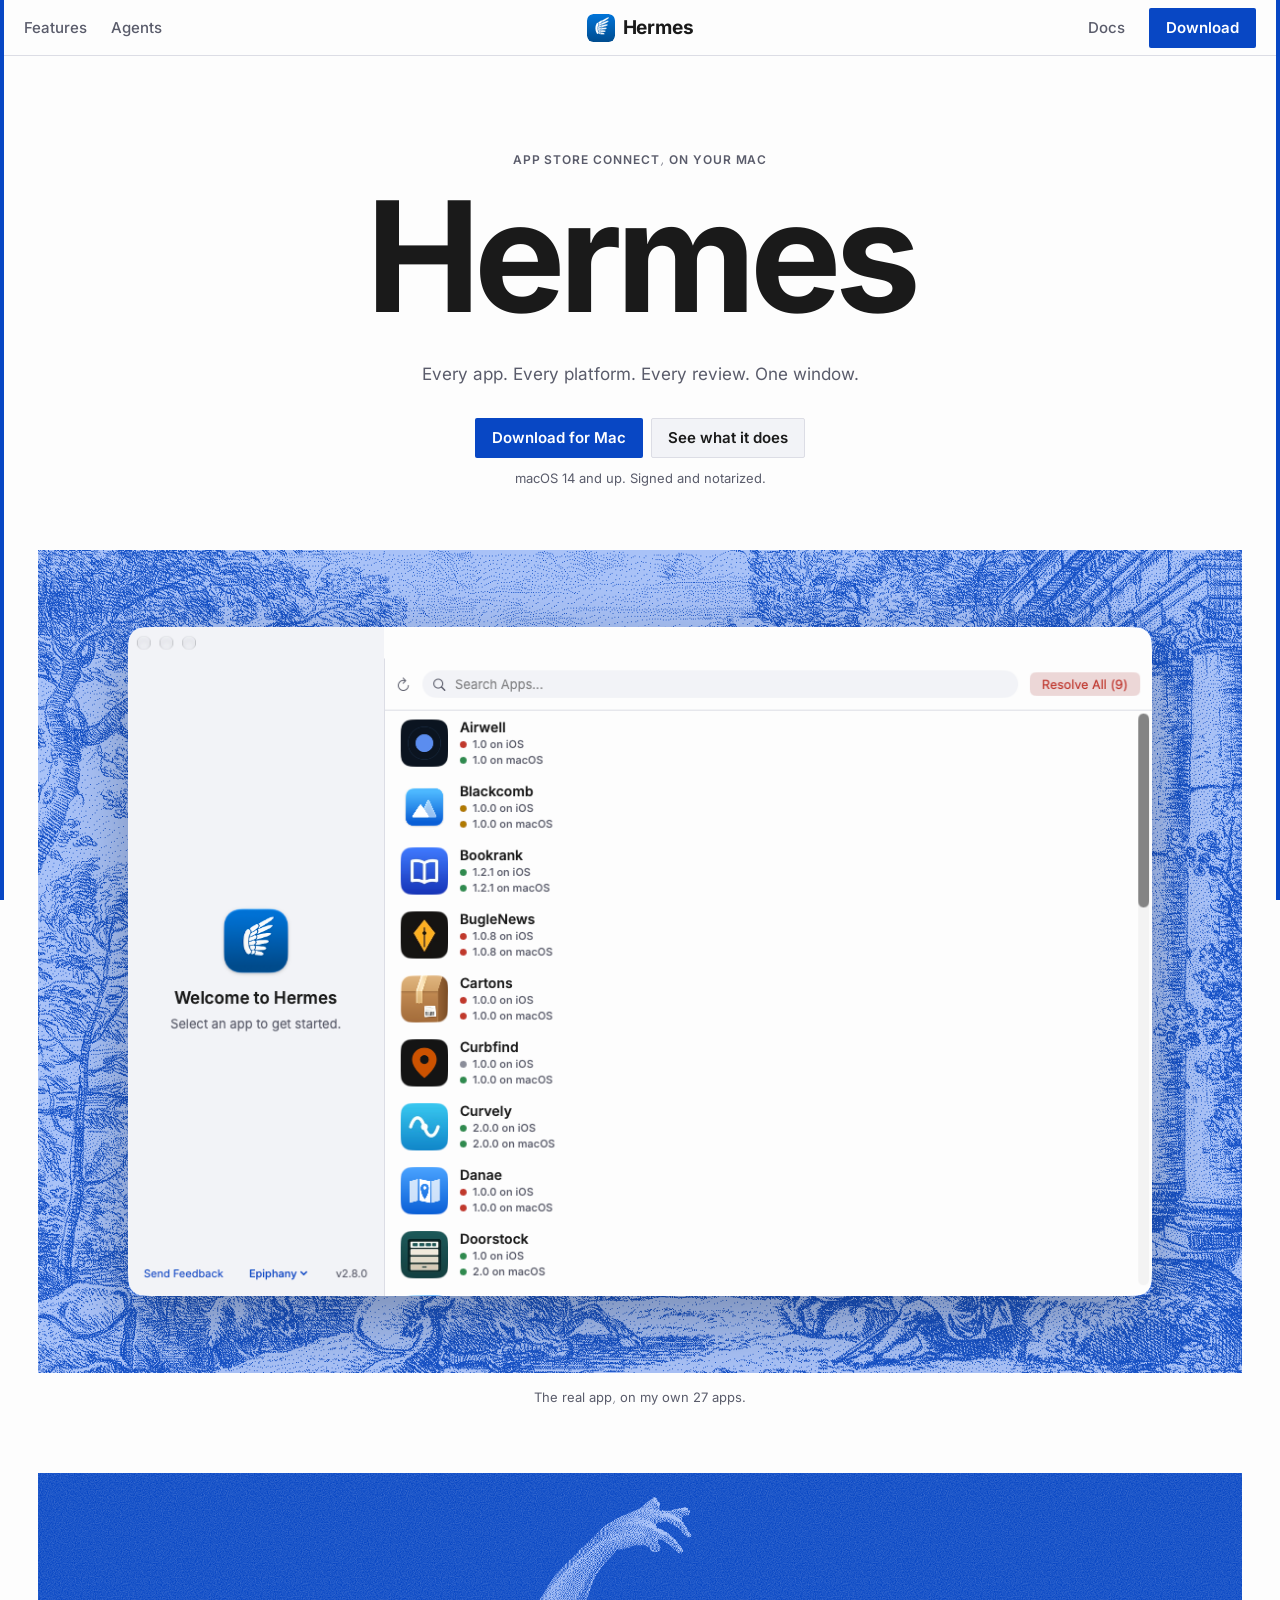
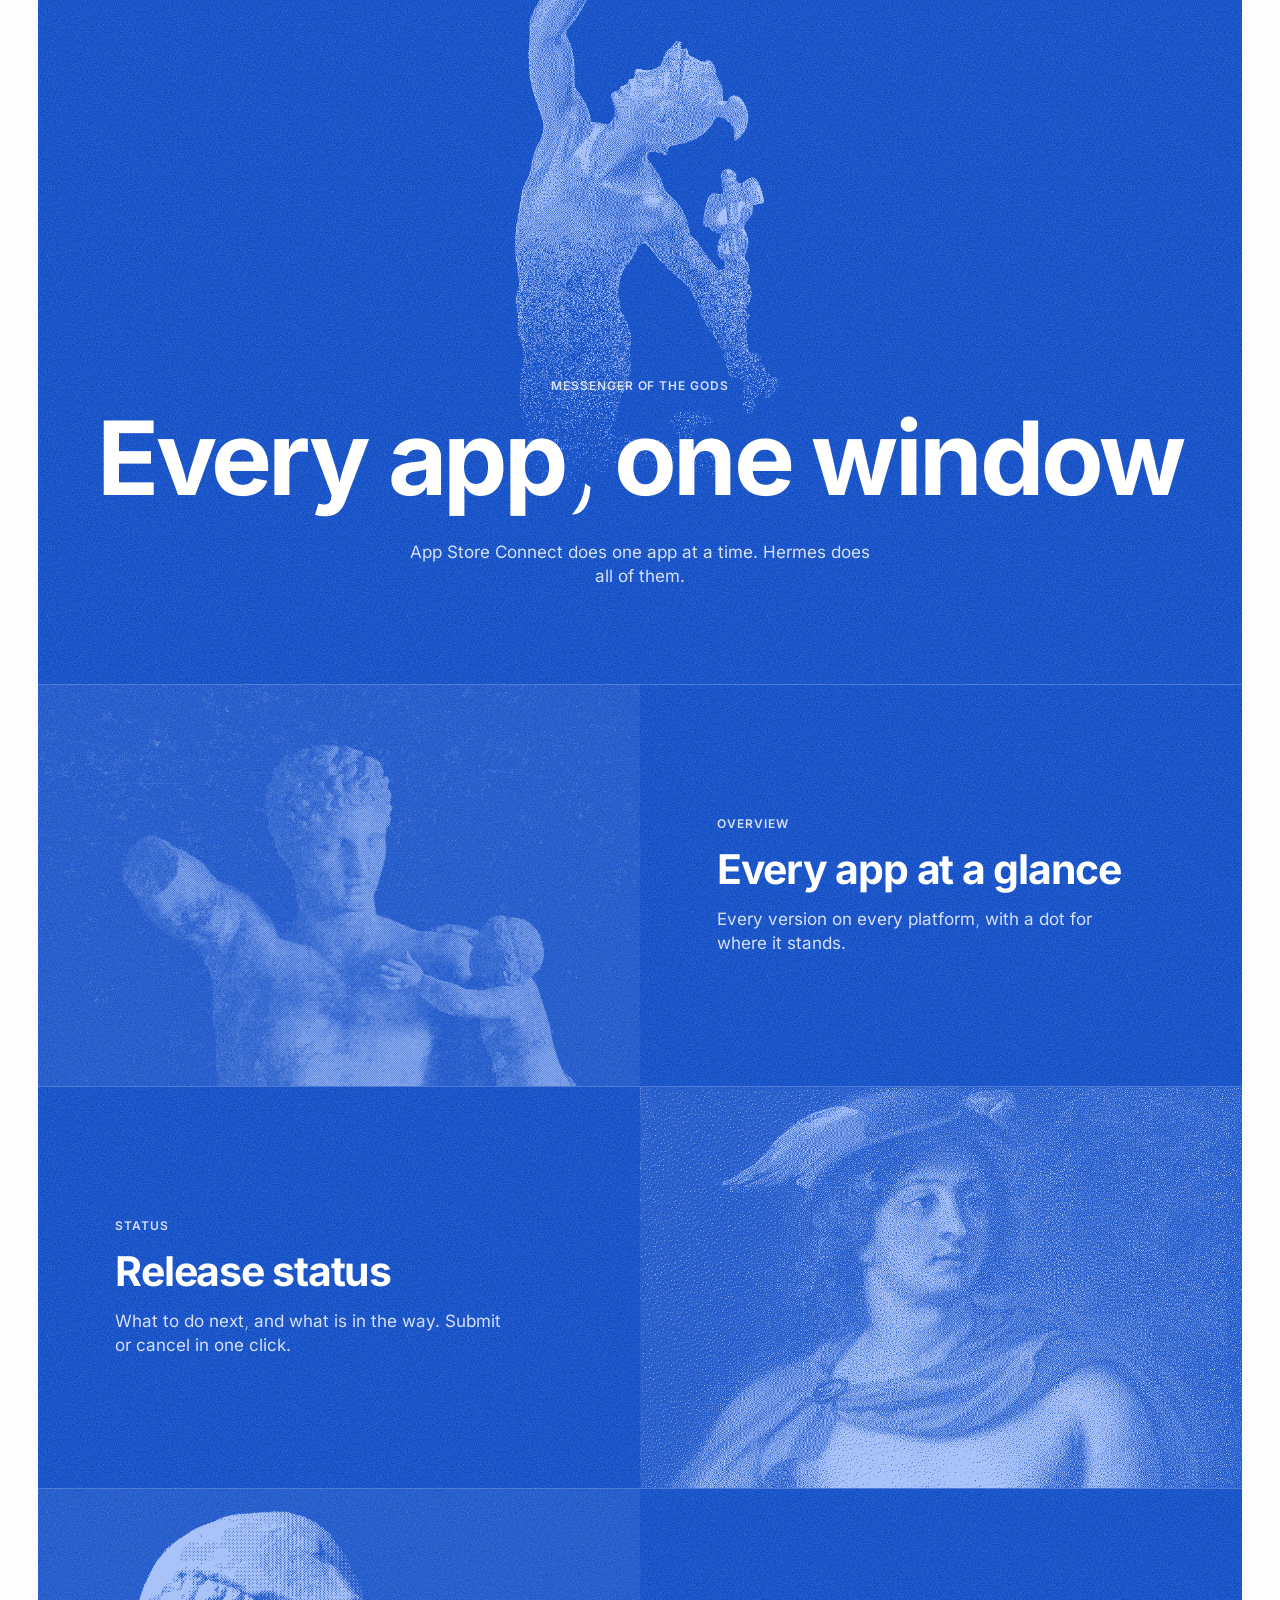
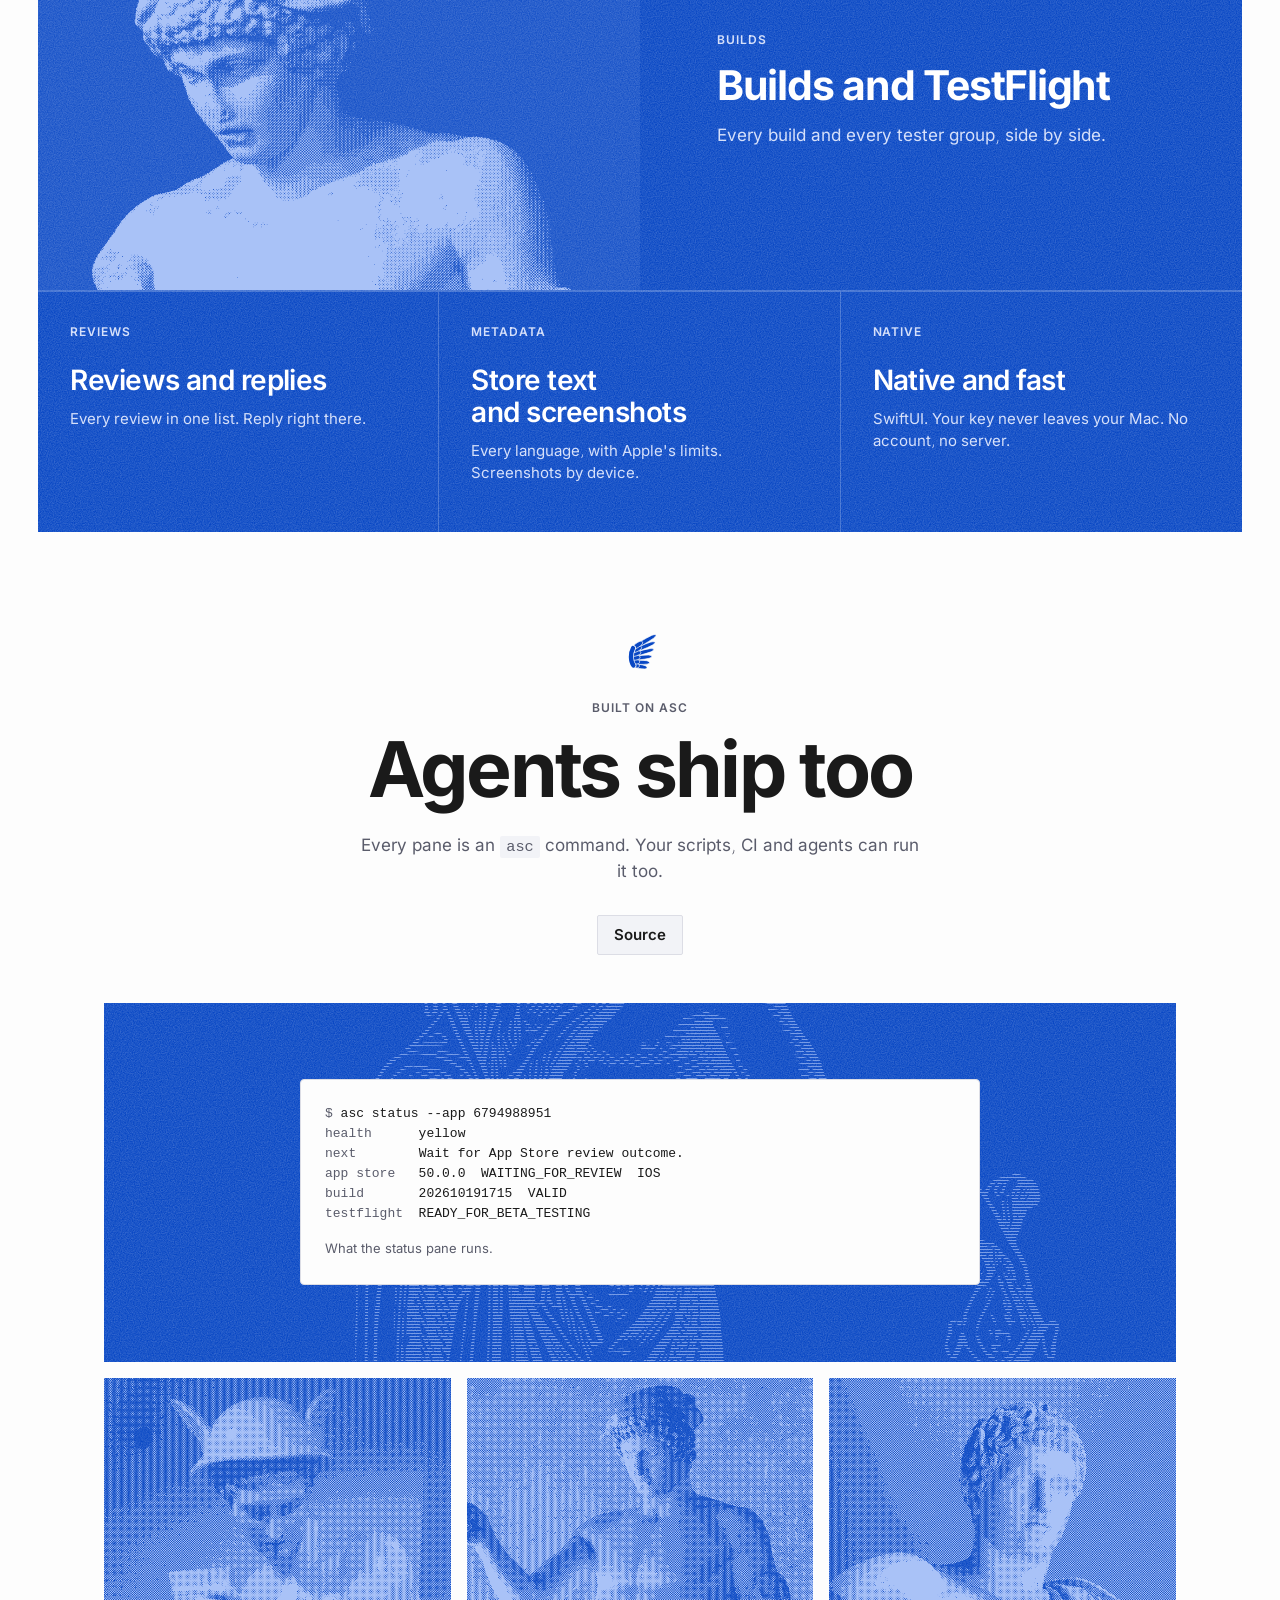
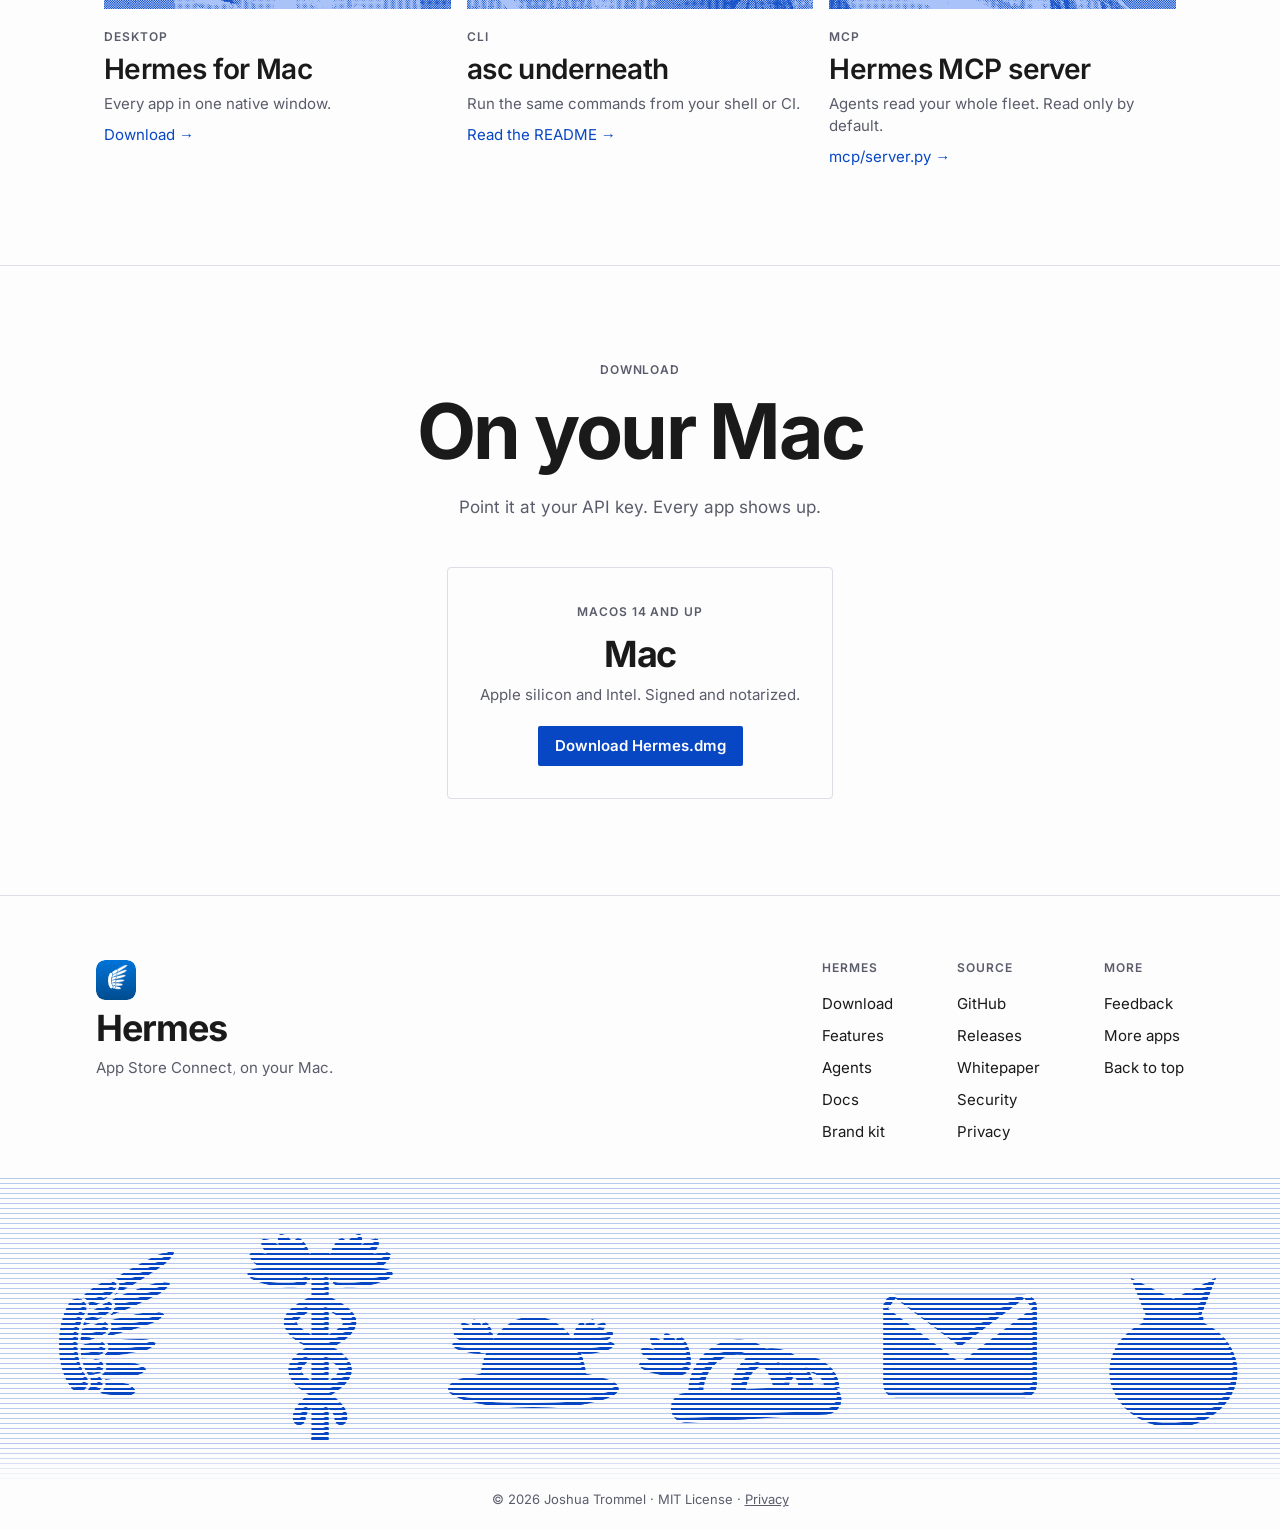
<file: landing/index.html>
<!DOCTYPE html>
<html lang="en">
<head>
<meta charset="UTF-8">
<meta name="viewport" content="width=device-width, initial-scale=1.0, viewport-fit=cover">
<title>Hermes. App Store Connect, on your Mac.</title>
<meta name="description" content="A native Mac app for App Store Connect. Every app, every platform, every review state in one window. Versions, builds, TestFlight, reviews and purchases without the dashboard.">
<meta name="theme-color" content="#fdfdfd" media="(prefers-color-scheme: light)">
<meta name="theme-color" content="#0a0e19" media="(prefers-color-scheme: dark)">
<link rel="canonical" href="https://hermes.jaybulb.com/">
<link rel="icon" href="favicon.svg" type="image/svg+xml">
<link rel="apple-touch-icon" href="apple-touch-icon.png">
<meta property="og:type" content="website">
<meta property="og:site_name" content="Hermes">
<meta property="og:title" content="Hermes. App Store Connect, on your Mac.">
<meta property="og:description" content="Every app, every platform, every review state in one window.">
<meta property="og:url" content="https://hermes.jaybulb.com/">
<meta name="twitter:card" content="summary">
<link rel="stylesheet" href="tokens.css">
<link rel="stylesheet" href="landing.css">
<script src="landing.js" defer></script>
</head>
<body>

<header class="nav" aria-label="Site">
  <nav class="nav-links" aria-label="Main">
    <a href="#features">Features</a>
    <a href="#agents">Agents</a>
  </nav>
  <a class="nav-brand" href="#top" aria-label="Hermes home"><img src="icon.svg" alt="" width="28" height="28"><span>Hermes</span></a>
  <div class="nav-end">
    <a class="nav-get" href="docs">Docs</a>
    <a class="btn btn-solid" href="https://github.com/nulljosh/hermes/releases/latest/download/Hermes.dmg">Download</a>
  </div>
</header>

<!-- Art, dithered to halftone by hand: Peter Paul Rubens, Mercury (Prado, public domain), Praxiteles, Hermes and the Infant Dionysus (public domain, also heads the docs),
     Claude Lorrain, Mercury and Argus (etching), Giambologna, Mercury (bronze), both The Met open access (CC0), Hermes Ludovisi, Hermes Logios and the Pio-Clementino Hermes (public domain),
     Thorvaldsen, Mercury about to kill Argus (CC0), the rest via Wikimedia Commons. -->
<main id="top">
<section class="hero" id="hero">
  <div class="wrap center hero-copy">
    <p class="label">App Store Connect, on your Mac</p>
    <h1>Hermes</h1>
    <p class="lead">Every app. Every platform. Every review. One window.</p>
    <div class="cta">
      <a class="btn btn-solid" href="https://github.com/nulljosh/hermes/releases/latest/download/Hermes.dmg">Download for Mac</a>
      <a class="btn btn-ghost" href="#features">See what it does</a>
    </div>
    <p class="fine">macOS 14 and up. Signed and notarized.</p>
  </div>

  <div class="demo-wrap reveal" id="demo">
    <div class="stage">
    <div class="art stage-art" style="--img: url(art/lorrain.png)" aria-hidden="true"></div>
    <img class="shot" src="shots/app-list.png" width="1040" height="680" alt="Hermes on a real App Store Connect account: every app with a dot for each platform's state.">
    </div>
    <p class="demo-hint">The real app, on my own 27 apps.</p>
  </div>
</section>

<section class="band" id="features">
  <div class="band-head">
    <div class="art band-art" style="--img: url(art/giambologna.png)" aria-hidden="true"></div>
    <div class="band-copy reveal">
      <p class="label">Messenger of the gods</p>
      <h2>Every app, one window</h2>
      <p>App Store Connect does one app at a time. Hermes does all of them.</p>
    </div>
  </div>
  <div class="frows">
    <article class="frow reveal"><div class="art" style="--img: url(art/prax.png)" aria-hidden="true"></div><div><p class="label">Overview</p><h3>Every app at a glance</h3><p>Every version on every platform, with a dot for where it stands.</p></div></article>
    <article class="frow reveal"><div class="art" style="--img: url(art/rubens.png)" aria-hidden="true"></div><div><p class="label">Status</p><h3>Release status</h3><p>What to do next, and what is in the way. Submit or cancel in one click.</p></div></article>
    <article class="frow reveal"><div class="art" style="--img: url(art/ludovisi.png)" aria-hidden="true"></div><div><p class="label">Builds</p><h3>Builds and TestFlight</h3><p>Every build and every tester group, side by side.</p></div></article>
  </div>
  <div class="cells">
      <article class="cell reveal"><p class="label">Reviews</p><h3>Reviews and replies</h3><p>Every review in one list. Reply right there.</p></article>
      <article class="cell reveal"><p class="label">Metadata</p><h3>Store text and screenshots</h3><p>Every language, with Apple's limits. Screenshots by device.</p></article>
      <article class="cell reveal"><p class="label">Native</p><h3>Native and fast</h3><p>SwiftUI. Your key never leaves your Mac. No account, no server.</p></article>
  </div>
</section>

<section class="sec field" id="agents">
  <div class="wrap center">
    <div class="reveal agents-copy">
      <i class="wing" aria-hidden="true"></i>
      <p class="label">Built on asc</p>
      <h2>Agents ship too</h2>
      <p class="body">Every pane is an <code>asc</code> command. Your scripts, CI and agents can run it too.</p>
      <div class="cta"><a class="btn btn-ghost" href="https://github.com/nulljosh/hermes">Source</a></div>
    </div>
    <div class="stage term-stage reveal">
    <figure class="stage-art" aria-hidden="true"><svg viewBox="0 500 1899 1100" preserveAspectRatio="xMidYMid slice"><use href="hermes.svg#art"/></svg></figure>
    <figure class="term" aria-label="The command behind the status pane">
<pre><span class="dim">$</span> asc status --app 6794988951
<span class="dim">health</span>      yellow
<span class="dim">next</span>        Wait for App Store review outcome.
<span class="dim">app store</span>   50.0.0  WAITING_FOR_REVIEW  IOS
<span class="dim">build</span>       202610191715  VALID
<span class="dim">testflight</span>  READY_FOR_BETA_TESTING</pre>
      <figcaption>What the status pane runs.</figcaption>
    </figure>
    </div>
    <div class="prods">
      <article class="prod reveal">
        <div class="art prod-art" style="--img: url(art/card-thorvaldsen.png)" aria-hidden="true"></div>
        <p class="label">Desktop</p><h3>Hermes for Mac</h3><p>Every app in one native window.</p><a href="https://github.com/nulljosh/hermes/releases/latest/download/Hermes.dmg">Download &rarr;</a>
      </article>
      <article class="prod reveal">
        <div class="art prod-art" style="--img: url(art/card-logios.png)" aria-hidden="true"></div>
        <p class="label">CLI</p><h3>asc underneath</h3><p>Run the same commands from your shell or CI.</p><a href="https://github.com/nulljosh/hermes#agents">Read the README &rarr;</a>
      </article>
      <article class="prod reveal">
        <div class="art prod-art" style="--img: url(art/card-pio.png)" aria-hidden="true"></div>
        <p class="label">MCP</p><h3>Hermes MCP server</h3><p>Agents read your whole fleet. Read only by default.</p><a href="https://github.com/nulljosh/hermes/blob/main/mcp/server.py">mcp/server.py &rarr;</a>
      </article>
    </div>
  </div>
</section>

<section class="sec plats" id="get">
  <div class="wrap center">
    <p class="label reveal">Download</p>
    <h2 class="reveal">On your Mac</h2>
    <p class="body reveal">Point it at your API key. Every app shows up.</p>
    <div class="plat-row">
      <div class="reveal"><small>macOS 14 and up</small><b>Mac</b><p>Apple silicon and Intel. Signed and notarized.</p><a class="btn btn-solid" href="https://github.com/nulljosh/hermes/releases/latest/download/Hermes.dmg">Download Hermes.dmg</a></div>
    </div>
  </div>
</section>
</main>

<footer class="foot" id="footer">
  <div class="foot-top">
    <div class="foot-brand"><img src="icon.svg" alt="" width="40" height="40"><b>Hermes</b><p>App Store Connect, on your Mac.</p></div>
    <nav class="foot-cols" aria-label="Footer">
      <div><p class="label">Hermes</p><a href="https://github.com/nulljosh/hermes/releases/latest/download/Hermes.dmg">Download</a><a href="#features">Features</a><a href="#agents">Agents</a><a href="docs">Docs</a><a href="brand">Brand kit</a></div>
      <div><p class="label">Source</p><a href="https://github.com/nulljosh/hermes">GitHub</a><a href="https://github.com/nulljosh/hermes/releases">Releases</a><a href="https://github.com/nulljosh/hermes/blob/main/docs/WHITEPAPER.md">Whitepaper</a><a href="https://github.com/nulljosh/hermes/blob/main/docs/SECURITY.md">Security</a><a href="privacy">Privacy</a></div>
      <div><p class="label">More</p><a href="mailto:trommatic@icloud.com?subject=Hermes">Feedback</a><a href="https://jaybulb.com">More apps</a><a href="#top">Back to top</a></div>
    </nav>
  </div>
  <div class="word-band" aria-hidden="true"><canvas class="word-canvas"></canvas></div>
  <p class="legal">&copy; 2026 Joshua Trommel &middot; MIT License &middot; <a href="privacy">Privacy</a></p>
</footer>

<script src="footer-band.js" defer></script>
</body>
</html>
</file>
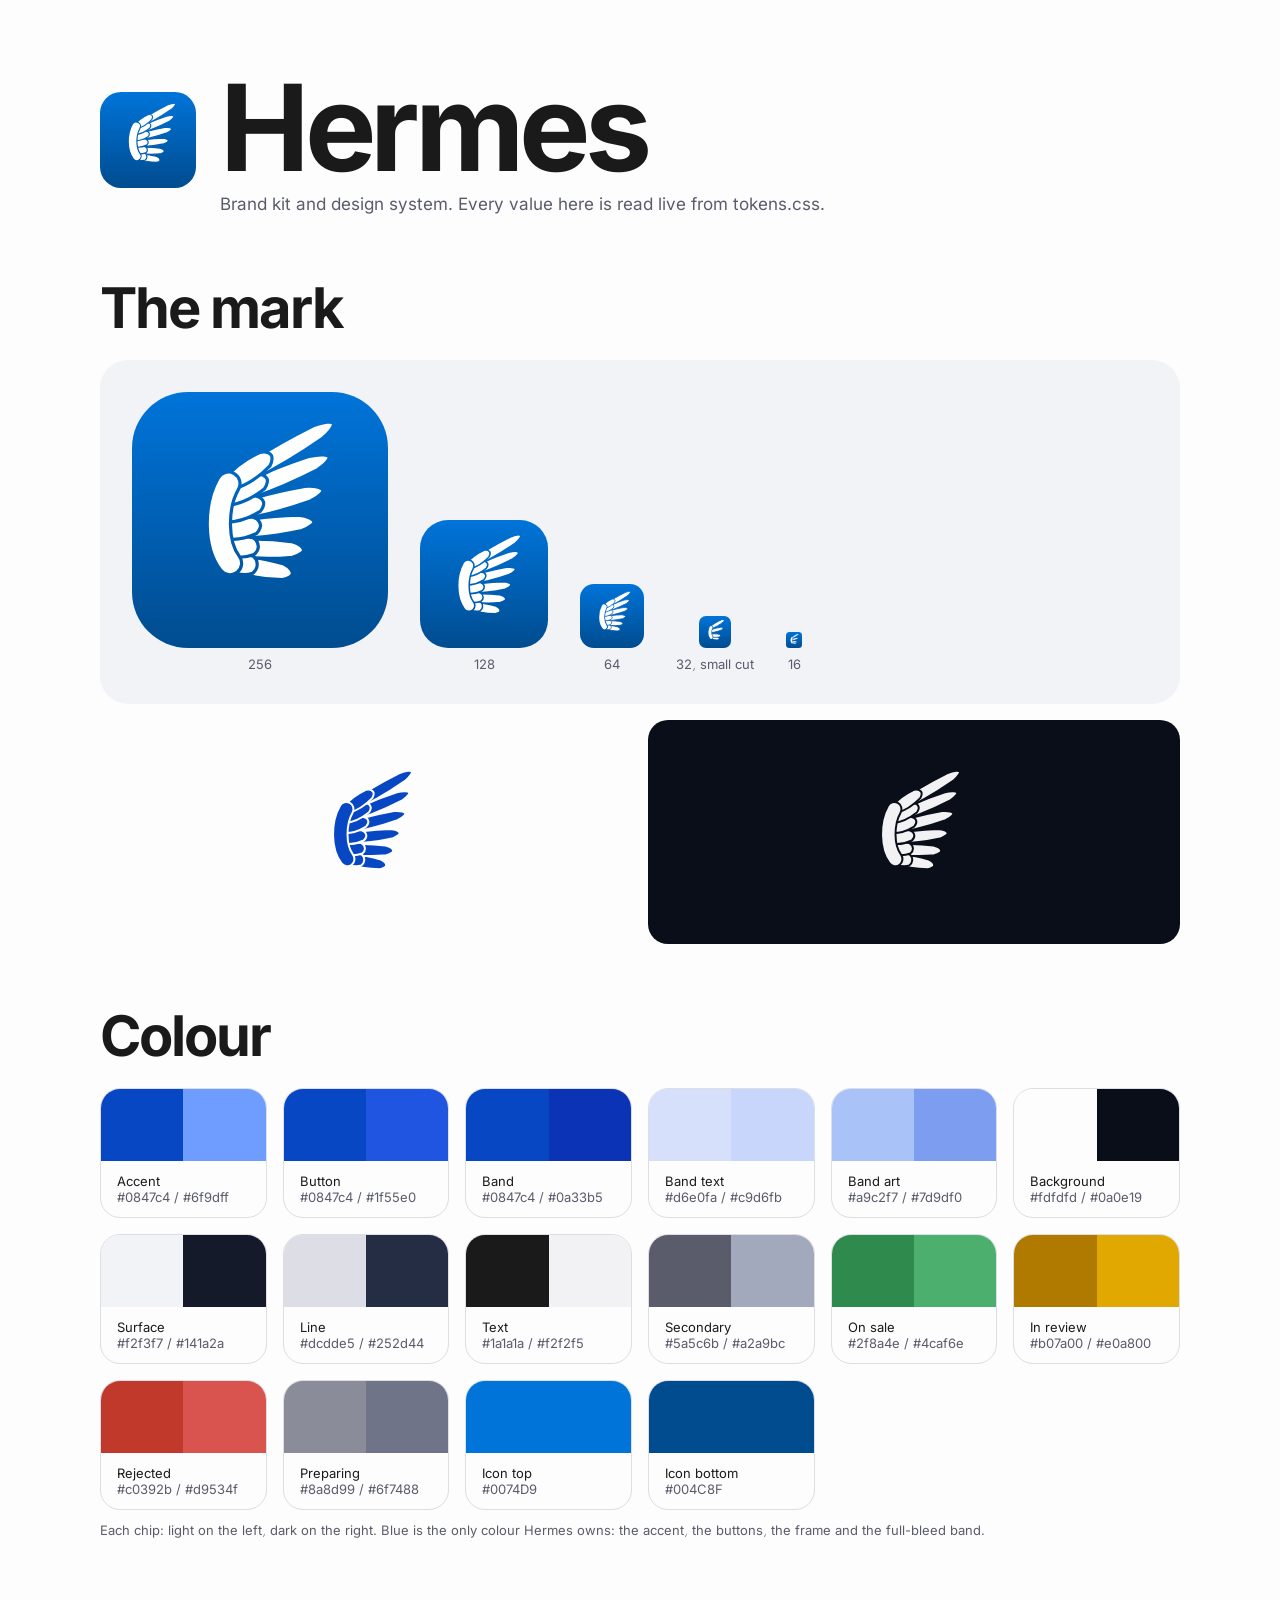
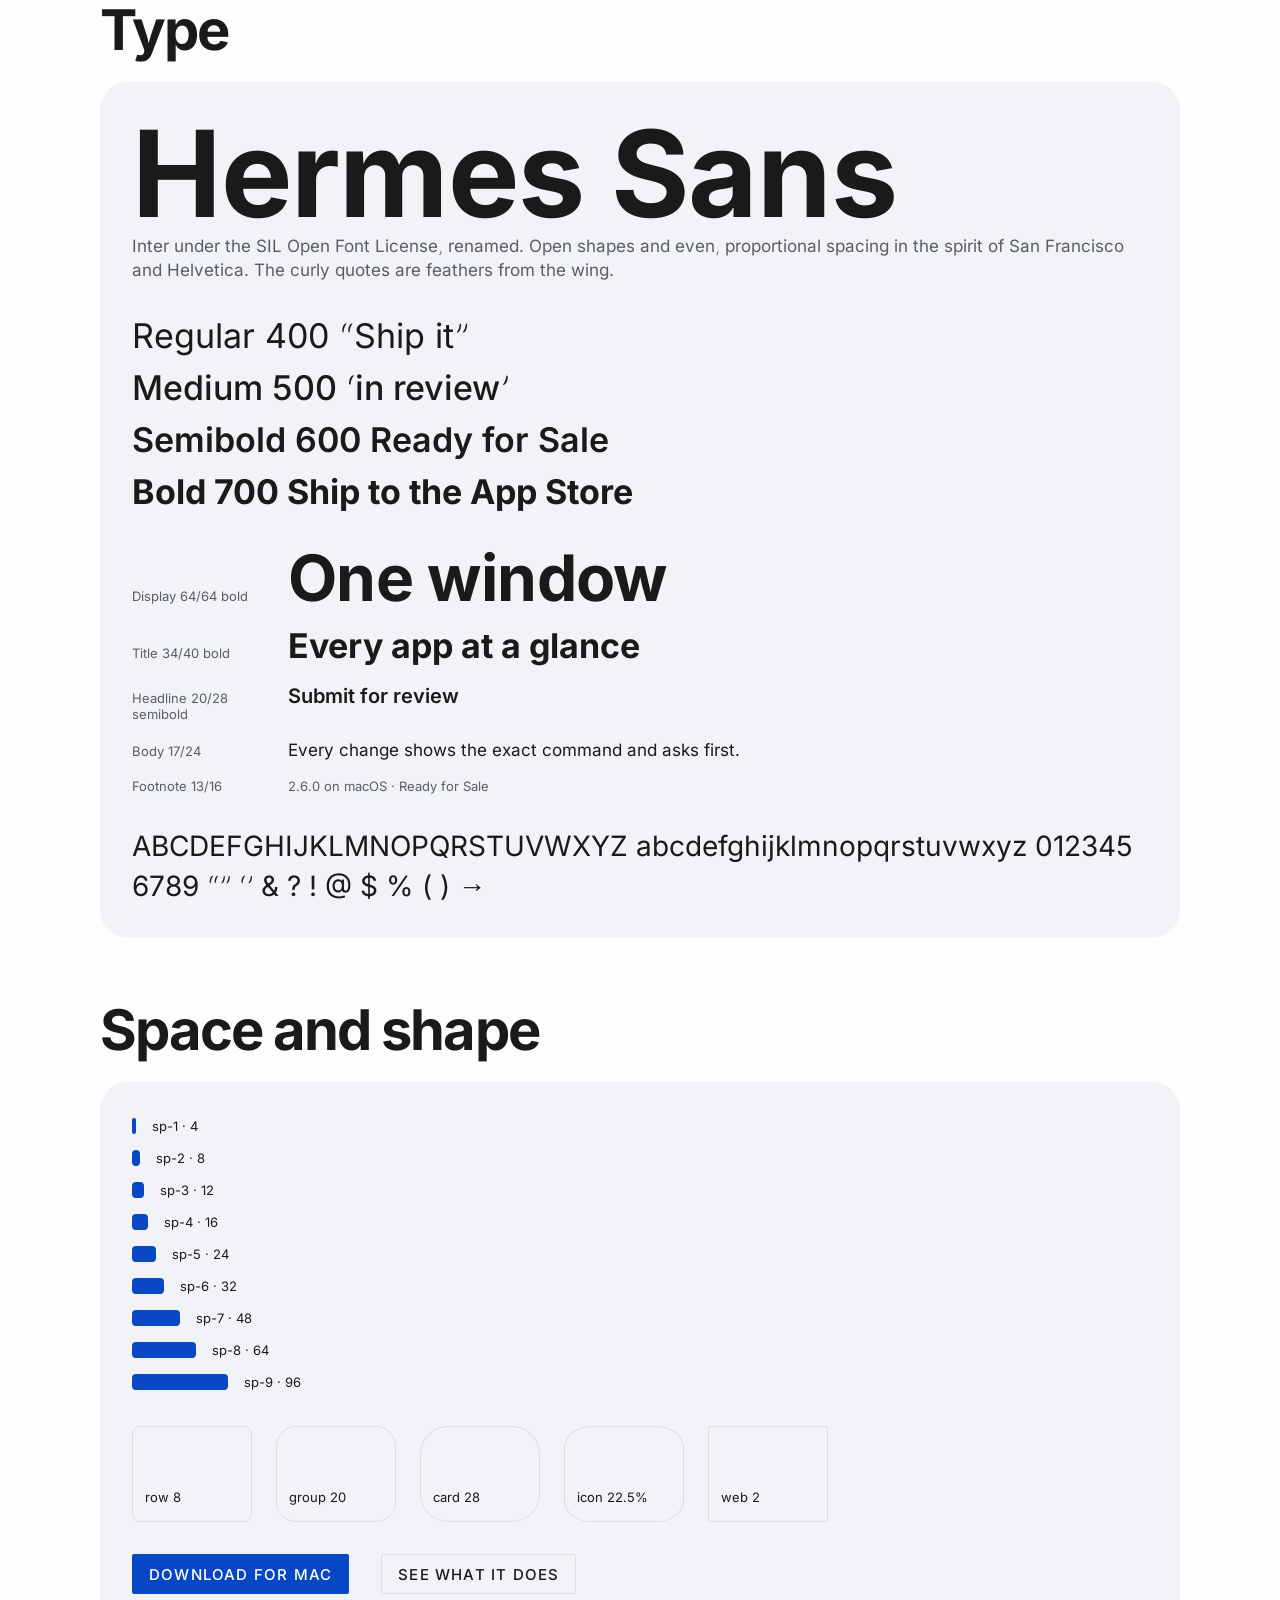
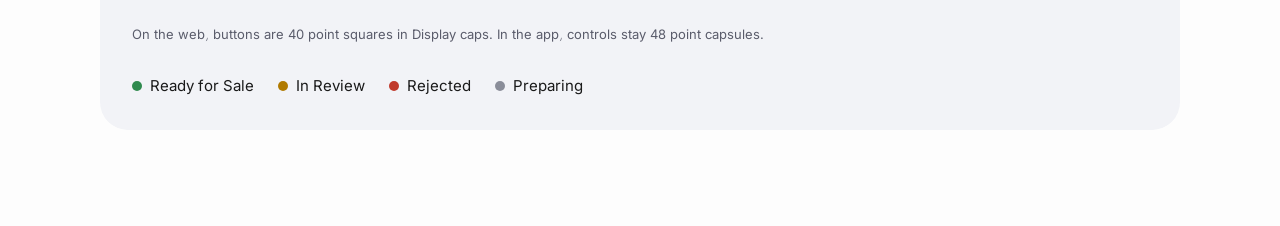
<file: landing/brand.html>
<!doctype html>
<html lang="en">
<head>
<meta charset="utf-8">
<meta name="viewport" content="width=device-width, initial-scale=1.0">
<title>Hermes Brand Kit</title>
<link rel="icon" href="favicon.svg" type="image/svg+xml">
<link rel="stylesheet" href="tokens.css">
<style>
* { box-sizing: border-box; margin: 0; }
body { font-family: var(--font); font-size: var(--size-body); line-height: 24px; color: var(--text); background: var(--bg); -webkit-font-smoothing: antialiased; }
main { max-width: var(--wrap); margin: 0 auto; padding: var(--sp-8) 20px var(--sp-9); display: grid; gap: var(--sp-8); }
h1 { font-size: 120px; line-height: 128px; font-weight: 700; letter-spacing: -.045em; }
h2 { font-size: 56px; line-height: 56px; font-weight: 700; letter-spacing: -.035em; margin-bottom: var(--sp-5); }
.sub { color: var(--sub); }
.foot { font-size: var(--size-footnote); line-height: 16px; color: var(--sub); }
.head { display: flex; align-items: center; gap: var(--sp-5); }
.row { display: flex; flex-wrap: wrap; align-items: flex-end; gap: var(--sp-6); }
.row figure { display: grid; justify-items: center; gap: var(--sp-2); }
.card { background: var(--surface); border-radius: var(--r-card); padding: var(--sp-6); }
.marks { display: grid; grid-template-columns: 1fr 1fr; gap: var(--sp-4); }
.marks div { border-radius: var(--r-group); padding: var(--sp-6); display: grid; place-items: center; }
.mark { width: 160px; height: 160px; -webkit-mask: url(mark.svg) center / contain no-repeat; mask: url(mark.svg) center / contain no-repeat; }
.swatches { display: grid; grid-template-columns: repeat(auto-fill, minmax(150px, 1fr)); gap: var(--sp-4); }
.sw { border-radius: var(--r-group); overflow: hidden; border: 1px solid var(--line); background: var(--bg); }
.sw i { display: flex; height: 72px; }
.sw i b { flex: 1; }
.sw p { padding: var(--sp-3) var(--sp-4); font-size: var(--size-footnote); line-height: 16px; }
.sw p span { display: block; color: var(--sub); }
.specimen { font-size: 120px; line-height: 120px; font-weight: 700; letter-spacing: -0.01em; }
.weights { display: grid; gap: var(--sp-2); font-size: 34px; line-height: 44px; }
.scale { display: grid; gap: var(--sp-4); }
.scale div { display: grid; grid-template-columns: 140px 1fr; align-items: baseline; gap: var(--sp-4); }
.glyphs { font-size: 28px; line-height: 40px; word-break: break-all; }
.space { display: grid; gap: var(--sp-2); }
.space div { display: flex; align-items: center; gap: var(--sp-4); font-size: var(--size-footnote); }
.space b { display: block; height: 16px; background: var(--accent); border-radius: 4px; }
.radii { display: flex; flex-wrap: wrap; gap: var(--sp-5); }
.radii div { width: 120px; height: 96px; background: var(--surface); border: 1px solid var(--line); display: grid; place-items: end start; padding: var(--sp-3); font-size: var(--size-footnote); }
.btn { display: inline-flex; align-items: center; height: 40px; padding: 0 var(--sp-4); border-radius: var(--r-sq); font: 500 15px var(--display); letter-spacing: .08em; text-transform: uppercase; border: 1px solid transparent; }
.btn-solid { background: var(--btn); color: #fff; }
.btn-ghost { background: var(--surface); color: var(--text); border-color: var(--line); }
.states { display: flex; flex-wrap: wrap; gap: var(--sp-5); font-size: 15px; }
.states span { display: inline-flex; align-items: center; gap: var(--sp-2); }
.states i { width: 10px; height: 10px; border-radius: 50%; }
@media (max-width: 600px) { h1 { font-size: 72px; line-height: 80px; } .specimen.disp { line-height: 84px; } .specimen { font-size: 72px; line-height: 76px; } .marks { grid-template-columns: 1fr; } .scale div { grid-template-columns: 1fr; gap: 0; } }
</style>
</head>
<body>
<main>
  <section class="head">
    <img src="icon.svg" width="96" height="96" alt="">
    <div><h1>Hermes</h1><p class="sub">Brand kit and design system. Every value here is read live from tokens.css.</p></div>
  </section>

  <section>
    <h2>The mark</h2>
    <div class="card">
      <div class="row">
        <figure><img src="icon.svg" width="256" height="256" alt=""><figcaption class="foot">256</figcaption></figure>
        <figure><img src="icon.svg" width="128" height="128" alt=""><figcaption class="foot">128</figcaption></figure>
        <figure><img src="icon.svg" width="64" height="64" alt=""><figcaption class="foot">64</figcaption></figure>
        <figure><img src="favicon.svg" width="32" height="32" alt=""><figcaption class="foot">32, small cut</figcaption></figure>
        <figure><img src="favicon.svg" width="16" height="16" alt=""><figcaption class="foot">16</figcaption></figure>
      </div>
    </div>
    <div class="marks" style="margin-top: var(--sp-4)">
      <div style="background:#fdfdfd"><b class="mark" style="background:#0847c4"></b></div>
      <div style="background:#0a0e19"><b class="mark" style="background:#f2f2f5"></b></div>
    </div>
  </section>

  <section>
    <h2>Colour</h2>
    <div class="swatches" id="swatches"></div>
    <p class="foot" style="margin-top: var(--sp-3)">Each chip: light on the left, dark on the right. Blue is the only colour Hermes owns: the accent, the buttons, the frame and the full-bleed band.</p>
  </section>

  <section>
    <h2>Type</h2>
    <div class="card" style="display:grid;gap:var(--sp-6)">
      <div>
        <p class="specimen">Hermes Sans</p>
        <p class="sub">Inter under the SIL Open Font License, renamed. Open shapes and even, proportional spacing in the spirit of San Francisco and Helvetica. The curly quotes are feathers from the wing.</p>
      </div>
      <div class="weights">
        <p style="font-weight:400">Regular 400 &ldquo;Ship it&rdquo;</p>
        <p style="font-weight:500">Medium 500 &lsquo;in review&rsquo;</p>
        <p style="font-weight:600">Semibold 600 Ready for Sale</p>
        <p style="font-weight:700">Bold 700 Ship to the App Store</p>
      </div>
      <div class="scale">
        <div><span class="foot">Display 64/64 bold</span><span style="font-size:64px;line-height:64px;font-weight:700;letter-spacing:-0.01em">One window</span></div>
        <div><span class="foot">Title 34/40 bold</span><span style="font-size:34px;line-height:40px;font-weight:700">Every app at a glance</span></div>
        <div><span class="foot">Headline 20/28 semibold</span><span style="font-size:20px;line-height:28px;font-weight:600">Submit for review</span></div>
        <div><span class="foot">Body 17/24</span><span>Every change shows the exact command and asks first.</span></div>
        <div><span class="foot">Footnote 13/16</span><span class="foot">2.6.0 on macOS &middot; Ready for Sale</span></div>
      </div>
      <p class="glyphs">ABCDEFGHIJKLMNOPQRSTUVWXYZ abcdefghijklmnopqrstuvwxyz 0123456789 &ldquo;&rdquo; &lsquo;&rsquo; &amp; ? ! @ $ % ( ) &rarr;</p>
    </div>
  </section>

  <section>
    <h2>Space and shape</h2>
    <div class="card" style="display:grid;gap:var(--sp-6)">
      <div class="space" id="space"></div>
      <div class="radii">
        <div style="border-radius:var(--r-row)">row 8</div>
        <div style="border-radius:var(--r-group)">group 20</div>
        <div style="border-radius:var(--r-card)">card 28</div>
        <div style="border-radius:22.5%">icon 22.5%</div>
        <div style="border-radius:var(--r-sq)">web 2</div>
      </div>
      <div class="row" style="align-items:center">
        <button class="btn btn-solid">Download for Mac</button>
        <button class="btn btn-ghost">See what it does</button>
        <span class="foot">On the web, buttons are 40 point squares in Display caps. In the app, controls stay 48 point capsules.</span>
      </div>
      <div class="states">
        <span><i style="background:var(--live)"></i>Ready for Sale</span>
        <span><i style="background:var(--pending)"></i>In Review</span>
        <span><i style="background:var(--bad)"></i>Rejected</span>
        <span><i style="background:var(--idle)"></i>Preparing</span>
      </div>
    </div>
  </section>
</main>
<script>
// Swatches and the space scale come straight from tokens.css, so this page can never drift from it.
(async function () {
  var css = await (await fetch('tokens.css')).text();
  var dark = (css.split('prefers-color-scheme: dark')[1] || '');
  function val(block, name) { var m = block.match(new RegExp('--' + name + ':\\s*(#[0-9a-fA-F]{6})')); return m && m[1]; }
  var light = css.split('prefers-color-scheme: dark')[0];
  var roles = [['accent', 'Accent'], ['btn', 'Button'], ['band', 'Band'], ['band-sub', 'Band text'], ['band-art', 'Band art'], ['bg', 'Background'], ['surface', 'Surface'], ['line', 'Line'], ['text', 'Text'], ['sub', 'Secondary'],
               ['live', 'On sale'], ['pending', 'In review'], ['bad', 'Rejected'], ['idle', 'Preparing'], ['accent-light', 'Icon top'], ['accent-deep', 'Icon bottom']];
  document.getElementById('swatches').innerHTML = roles.map(function (r) {
    var l = val(light, r[0]), d = val(dark, r[0]) || l;
    return '<div class="sw"><i><b style="background:' + l + '"></b><b style="background:' + d + '"></b></i><p>' + r[1] + '<span>' + l + (d !== l ? ' / ' + d : '') + '</span></p></div>';
  }).join('');
  var sp = [...light.matchAll(/--sp-(\d): (\d+)px/g)];
  document.getElementById('space').innerHTML = sp.map(function (m) { return '<div><b style="width:' + m[2] + 'px"></b>sp-' + m[1] + ' &middot; ' + m[2] + '</div>'; }).join('');
})();
</script>
</body>
</html>
</file>
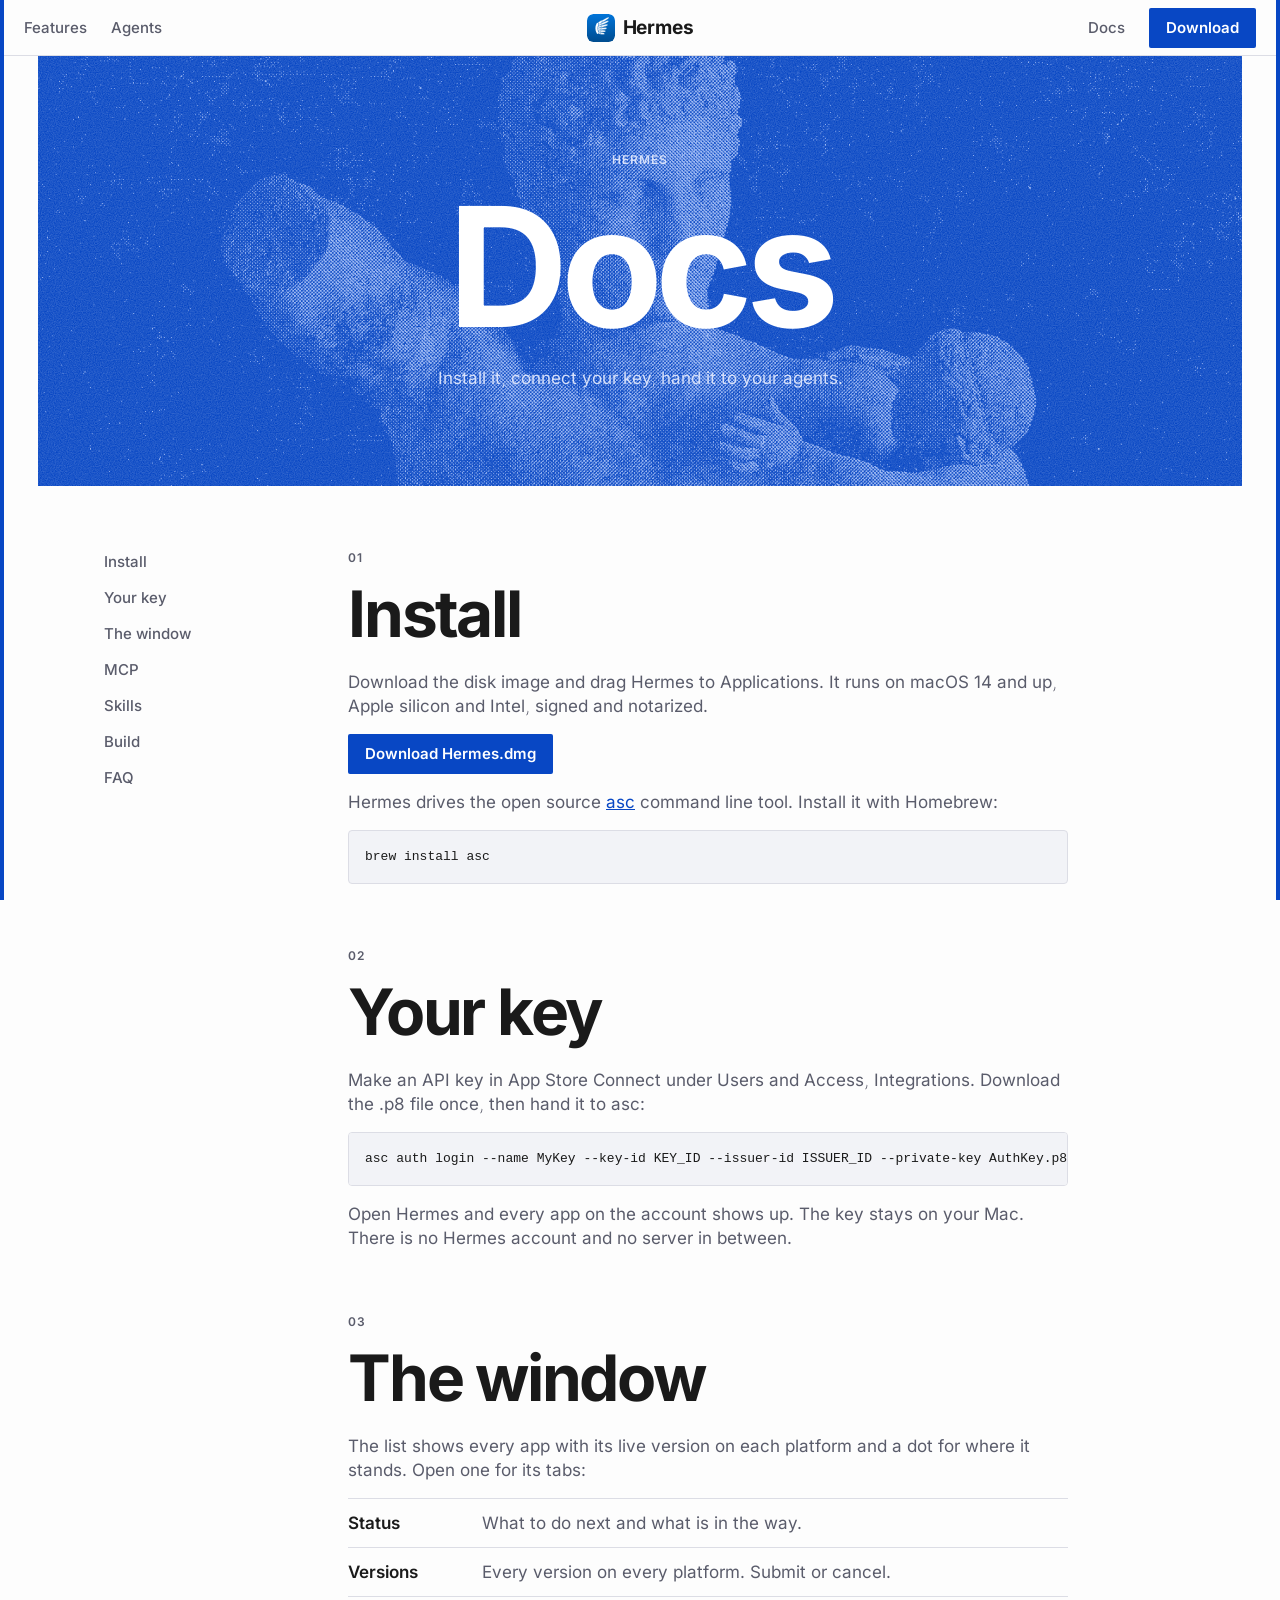
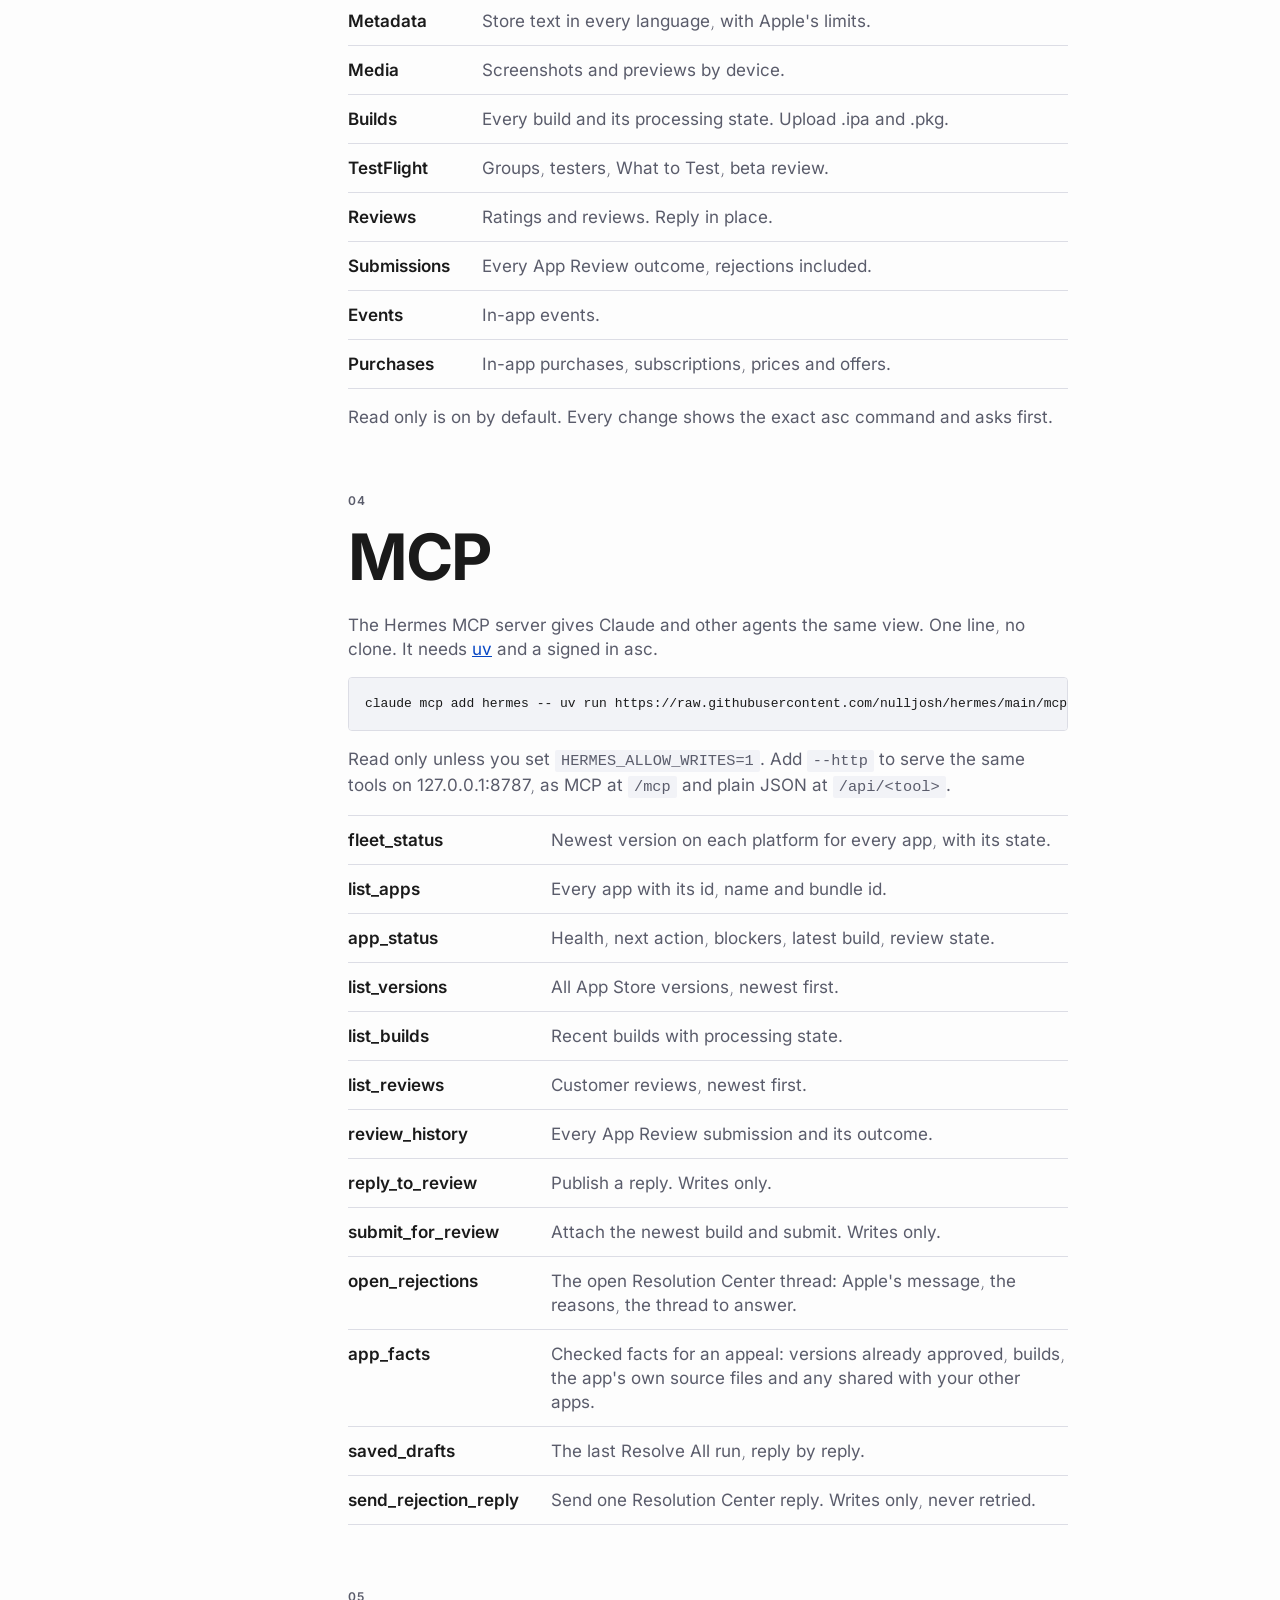
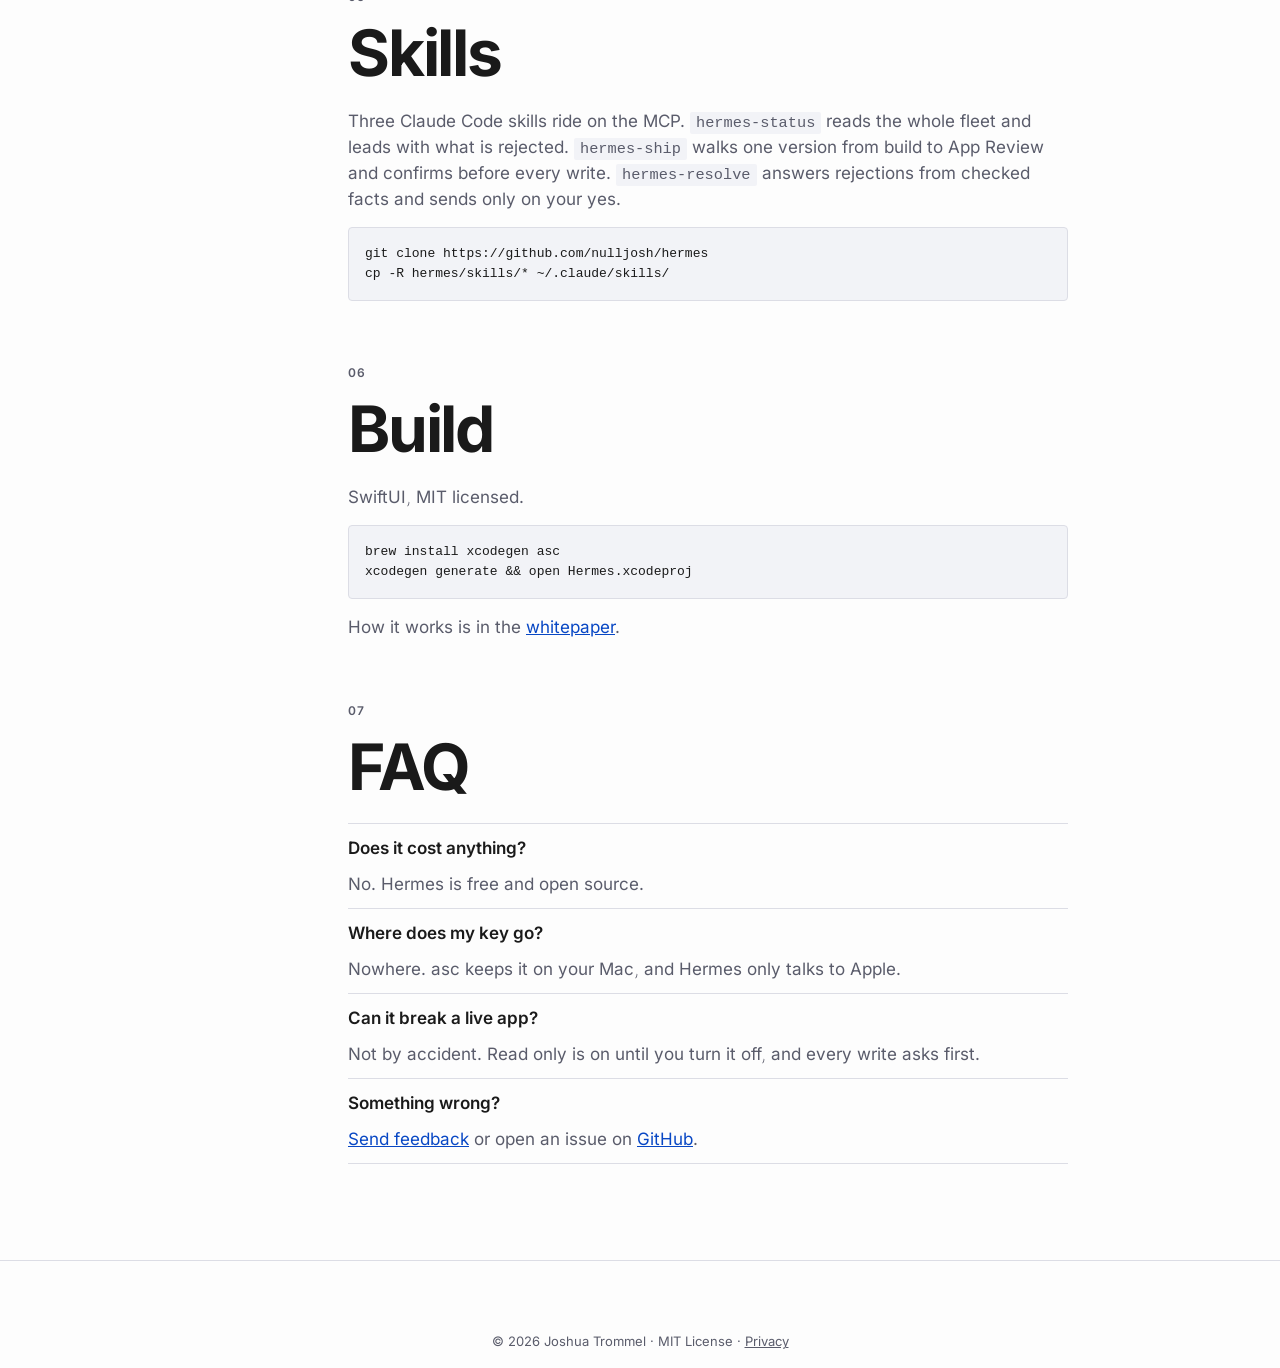
<file: landing/docs.html>
<!DOCTYPE html>
<html lang="en">
<head>
<meta charset="UTF-8">
<meta name="viewport" content="width=device-width, initial-scale=1.0, viewport-fit=cover">
<title>Hermes Docs</title>
<meta name="description" content="Install Hermes, connect your App Store Connect key, and give your agents the Hermes MCP server.">
<meta name="theme-color" content="#fdfdfd" media="(prefers-color-scheme: light)">
<meta name="theme-color" content="#0a0e19" media="(prefers-color-scheme: dark)">
<link rel="canonical" href="https://hermes.jaybulb.com/docs">
<link rel="icon" href="favicon.svg" type="image/svg+xml">
<link rel="apple-touch-icon" href="apple-touch-icon.png">
<link rel="stylesheet" href="tokens.css">
<link rel="stylesheet" href="landing.css">
</head>
<body>

<header class="nav" aria-label="Site">
  <nav class="nav-links" aria-label="Main">
    <a href="/#features">Features</a>
    <a href="/#agents">Agents</a>
  </nav>
  <a class="nav-brand" href="/" aria-label="Hermes home"><img src="icon.svg" alt="" width="28" height="28"><span>Hermes</span></a>
  <div class="nav-end">
    <a class="nav-get" href="docs" aria-current="page">Docs</a>
    <a class="btn btn-solid" href="https://github.com/nulljosh/hermes/releases/latest/download/Hermes.dmg">Download</a>
  </div>
</header>

<!-- Header art: Hermes of Praxiteles (Rijksmuseum, CC0), dithered to halftone. -->
<main>
<section class="band docs-head">
  <div class="art docs-art" style="--img: url(art/prax.png)" aria-hidden="true"></div>
  <div class="docs-title">
    <p class="label">Hermes</p>
    <h1>Docs</h1>
    <p>Install it, connect your key, hand it to your agents.</p>
  </div>
</section>

<div class="docs">
  <nav class="toc" aria-label="On this page">
    <a href="#install">Install</a>
    <a href="#key">Your key</a>
    <a href="#window">The window</a>
    <a href="#mcp">MCP</a>
    <a href="#skills">Skills</a>
    <a href="#build">Build</a>
    <a href="#faq">FAQ</a>
  </nav>

  <article class="doc">
    <section id="install">
      <p class="label">01</p>
      <h2>Install</h2>
      <p>Download the disk image and drag Hermes to Applications. It runs on macOS 14 and up, Apple silicon and Intel, signed and notarized.</p>
      <a class="btn btn-solid" href="https://github.com/nulljosh/hermes/releases/latest/download/Hermes.dmg">Download Hermes.dmg</a>
      <p>Hermes drives the open source <a href="https://github.com/rorkai/App-Store-Connect-CLI">asc</a> command line tool. Install it with Homebrew:</p>
      <pre class="code">brew install asc</pre>
    </section>

    <section id="key">
      <p class="label">02</p>
      <h2>Your key</h2>
      <p>Make an API key in App Store Connect under Users and Access, Integrations. Download the .p8 file once, then hand it to asc:</p>
      <pre class="code">asc auth login --name MyKey --key-id KEY_ID --issuer-id ISSUER_ID --private-key AuthKey.p8</pre>
      <p>Open Hermes and every app on the account shows up. The key stays on your Mac. There is no Hermes account and no server in between.</p>
    </section>

    <section id="window">
      <p class="label">03</p>
      <h2>The window</h2>
      <p>The list shows every app with its live version on each platform and a dot for where it stands. Open one for its tabs:</p>
      <dl class="defs">
        <dt>Status</dt><dd>What to do next and what is in the way.</dd>
        <dt>Versions</dt><dd>Every version on every platform. Submit or cancel.</dd>
        <dt>Metadata</dt><dd>Store text in every language, with Apple's limits.</dd>
        <dt>Media</dt><dd>Screenshots and previews by device.</dd>
        <dt>Builds</dt><dd>Every build and its processing state. Upload .ipa and .pkg.</dd>
        <dt>TestFlight</dt><dd>Groups, testers, What to Test, beta review.</dd>
        <dt>Reviews</dt><dd>Ratings and reviews. Reply in place.</dd>
        <dt>Submissions</dt><dd>Every App Review outcome, rejections included.</dd>
        <dt>Events</dt><dd>In-app events.</dd>
        <dt>Purchases</dt><dd>In-app purchases, subscriptions, prices and offers.</dd>
      </dl>
      <p>Read only is on by default. Every change shows the exact asc command and asks first.</p>
    </section>

    <section id="mcp">
      <p class="label">04</p>
      <h2>MCP</h2>
      <p>The Hermes MCP server gives Claude and other agents the same view. One line, no clone. It needs <a href="https://docs.astral.sh/uv/">uv</a> and a signed in asc.</p>
      <pre class="code">claude mcp add hermes -- uv run https://raw.githubusercontent.com/nulljosh/hermes/main/mcp/server.py</pre>
      <p>Read only unless you set <code>HERMES_ALLOW_WRITES=1</code>. Add <code>--http</code> to serve the same tools on 127.0.0.1:8787, as MCP at <code>/mcp</code> and plain JSON at <code>/api/&lt;tool&gt;</code>.</p>
      <dl class="defs">
        <dt>fleet_status</dt><dd>Newest version on each platform for every app, with its state.</dd>
        <dt>list_apps</dt><dd>Every app with its id, name and bundle id.</dd>
        <dt>app_status</dt><dd>Health, next action, blockers, latest build, review state.</dd>
        <dt>list_versions</dt><dd>All App Store versions, newest first.</dd>
        <dt>list_builds</dt><dd>Recent builds with processing state.</dd>
        <dt>list_reviews</dt><dd>Customer reviews, newest first.</dd>
        <dt>review_history</dt><dd>Every App Review submission and its outcome.</dd>
        <dt>reply_to_review</dt><dd>Publish a reply. Writes only.</dd>
        <dt>submit_for_review</dt><dd>Attach the newest build and submit. Writes only.</dd>
        <dt>open_rejections</dt><dd>The open Resolution Center thread: Apple's message, the reasons, the thread to answer.</dd>
        <dt>app_facts</dt><dd>Checked facts for an appeal: versions already approved, builds, the app's own source files and any shared with your other apps.</dd>
        <dt>saved_drafts</dt><dd>The last Resolve All run, reply by reply.</dd>
        <dt>send_rejection_reply</dt><dd>Send one Resolution Center reply. Writes only, never retried.</dd>
      </dl>
    </section>

    <section id="skills">
      <p class="label">05</p>
      <h2>Skills</h2>
      <p>Three Claude Code skills ride on the MCP. <code>hermes-status</code> reads the whole fleet and leads with what is rejected. <code>hermes-ship</code> walks one version from build to App Review and confirms before every write. <code>hermes-resolve</code> answers rejections from checked facts and sends only on your yes.</p>
      <pre class="code">git clone https://github.com/nulljosh/hermes
cp -R hermes/skills/* ~/.claude/skills/</pre>
    </section>

    <section id="build">
      <p class="label">06</p>
      <h2>Build</h2>
      <p>SwiftUI, MIT licensed.</p>
      <pre class="code">brew install xcodegen asc
xcodegen generate &amp;&amp; open Hermes.xcodeproj</pre>
      <p>How it works is in the <a href="https://github.com/nulljosh/hermes/blob/main/docs/WHITEPAPER.md">whitepaper</a>.</p>
    </section>

    <section id="faq">
      <p class="label">07</p>
      <h2>FAQ</h2>
      <dl class="defs faq">
        <dt>Does it cost anything?</dt><dd>No. Hermes is free and open source.</dd>
        <dt>Where does my key go?</dt><dd>Nowhere. asc keeps it on your Mac, and Hermes only talks to Apple.</dd>
        <dt>Can it break a live app?</dt><dd>Not by accident. Read only is on until you turn it off, and every write asks first.</dd>
        <dt>Something wrong?</dt><dd><a href="mailto:trommatic@icloud.com?subject=Hermes">Send feedback</a> or open an issue on <a href="https://github.com/nulljosh/hermes/issues">GitHub</a>.</dd>
      </dl>
    </section>
  </article>
</div>
</main>

<footer class="foot">
  <p class="legal">&copy; 2026 Joshua Trommel &middot; MIT License &middot; <a href="privacy">Privacy</a></p>
</footer>
</body>
</html>
</file>
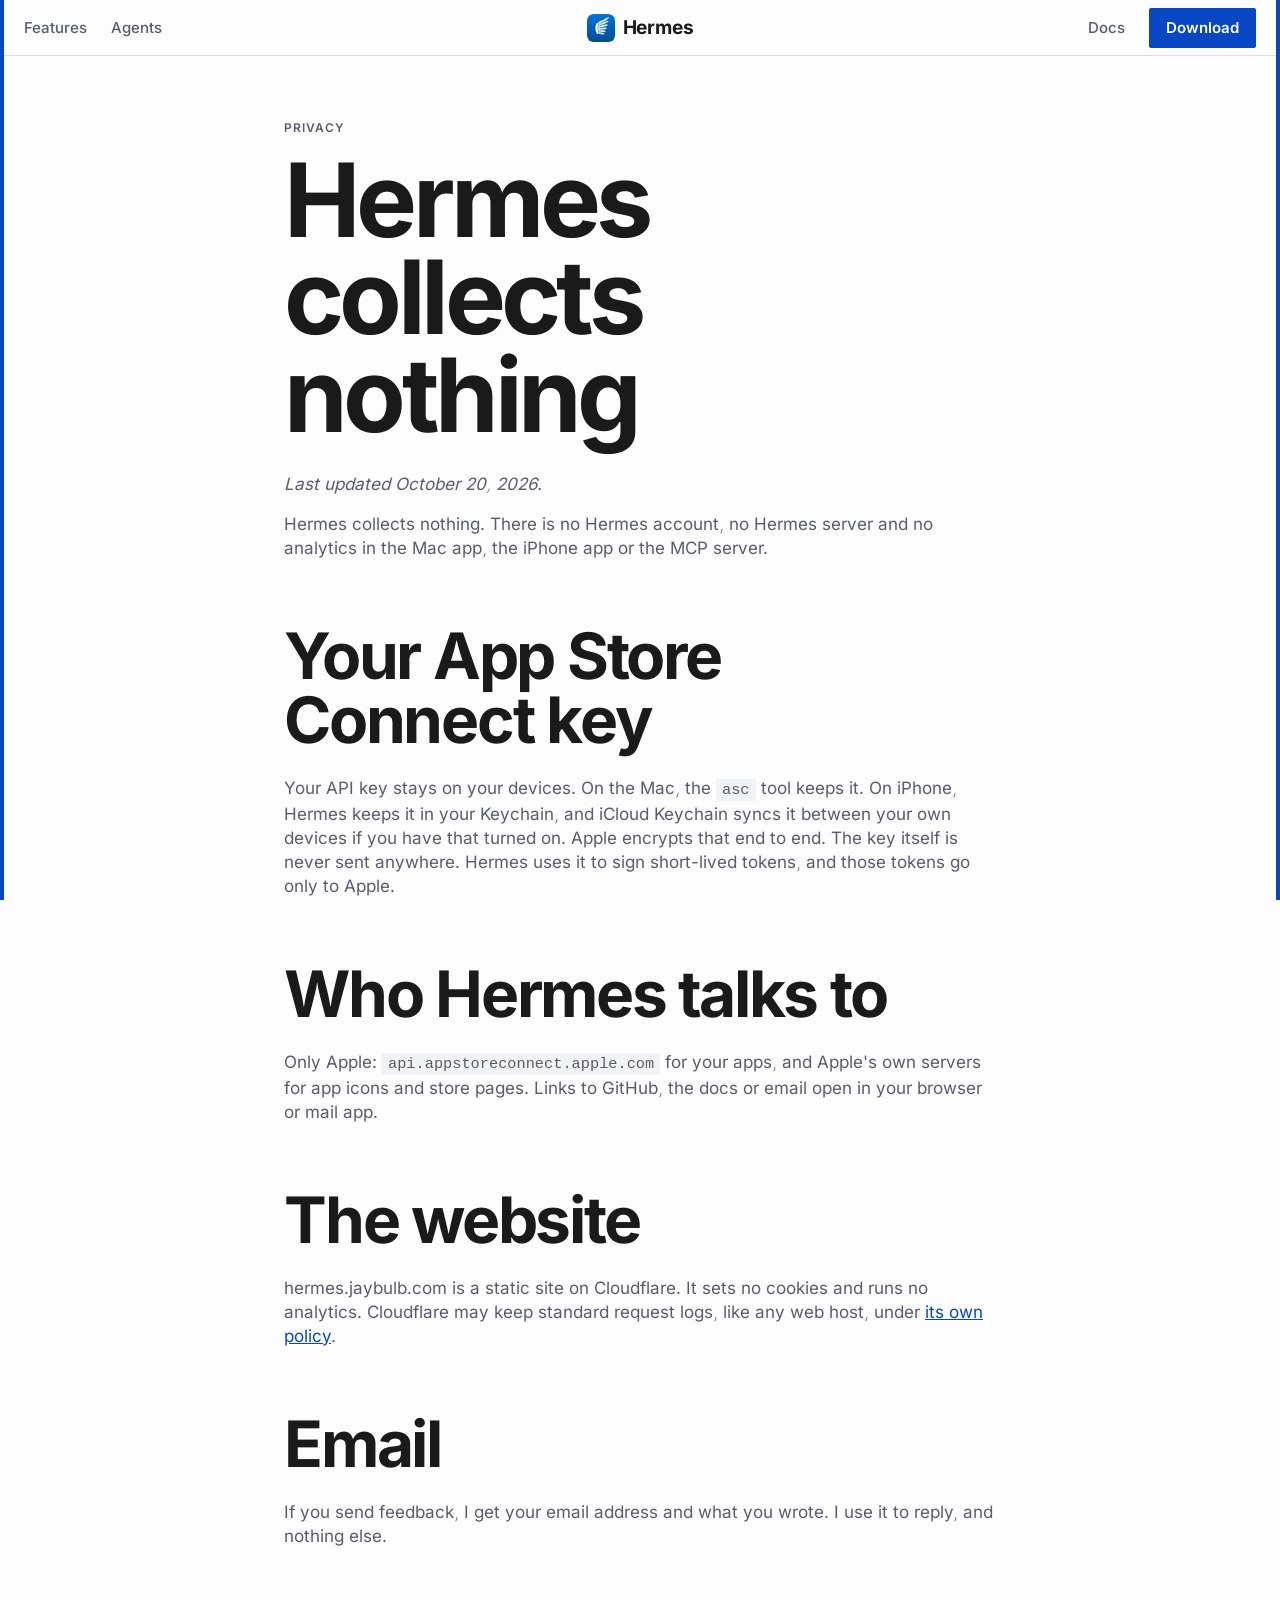
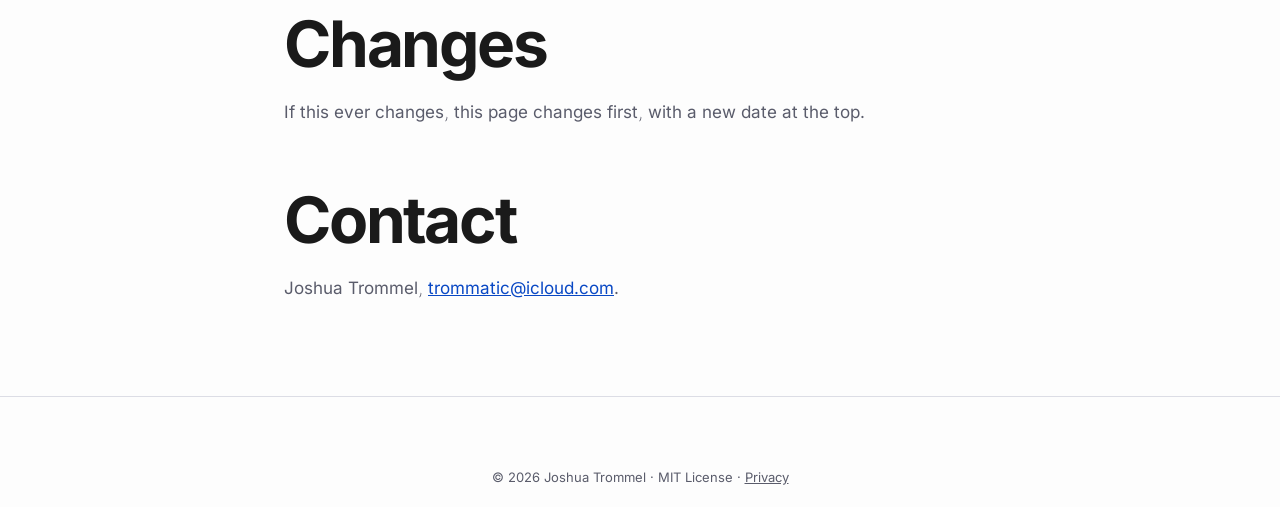
<file: landing/privacy.html>
<!DOCTYPE html>
<html lang="en">
<head>
<meta charset="UTF-8">
<meta name="viewport" content="width=device-width, initial-scale=1.0, viewport-fit=cover">
<title>Hermes Privacy</title>
<meta name="description" content="Hermes collects nothing. Your key stays on your devices.">
<meta name="theme-color" content="#fdfdfd" media="(prefers-color-scheme: light)">
<meta name="theme-color" content="#0a0e19" media="(prefers-color-scheme: dark)">
<link rel="canonical" href="https://hermes.jaybulb.com/privacy">
<link rel="icon" href="favicon.svg" type="image/svg+xml">
<link rel="apple-touch-icon" href="apple-touch-icon.png">
<link rel="stylesheet" href="tokens.css">
<link rel="stylesheet" href="landing.css">
</head>
<body>

<header class="nav" aria-label="Site">
  <nav class="nav-links" aria-label="Main">
    <a href="/#features">Features</a>
    <a href="/#agents">Agents</a>
  </nav>
  <a class="nav-brand" href="/" aria-label="Hermes home"><img src="icon.svg" alt="" width="28" height="28"><span>Hermes</span></a>
  <div class="nav-end">
    <a class="nav-get" href="docs">Docs</a>
    <a class="btn btn-solid" href="https://github.com/nulljosh/hermes/releases/latest/download/Hermes.dmg">Download</a>
  </div>
</header>

<!-- Header art: Hermes of Praxiteles (Rijksmuseum, CC0), dithered to halftone. -->
<main>
<div class="docs privacy">
  <article class="doc">
    <section>
      <p class="label">Privacy</p>
      <h1 class="doc-h1">Hermes collects nothing</h1>
      <p><em>Last updated October 20, 2026.</em></p>
      <p>Hermes collects nothing. There is no Hermes account, no Hermes server and no analytics in the Mac app, the iPhone app or the MCP server.</p>
    </section>
    <section>
      <h2>Your App Store Connect key</h2>
      <p>Your API key stays on your devices. On the Mac, the <code>asc</code> tool keeps it. On iPhone, Hermes keeps it in your Keychain, and iCloud Keychain syncs it between your own devices if you have that turned on. Apple encrypts that end to end. The key itself is never sent anywhere. Hermes uses it to sign short-lived tokens, and those tokens go only to Apple.</p>
    </section>
    <section>
      <h2>Who Hermes talks to</h2>
      <p>Only Apple: <code>api.appstoreconnect.apple.com</code> for your apps, and Apple's own servers for app icons and store pages. Links to GitHub, the docs or email open in your browser or mail app.</p>
    </section>
    <section>
      <h2>The website</h2>
      <p>hermes.jaybulb.com is a static site on Cloudflare. It sets no cookies and runs no analytics. Cloudflare may keep standard request logs, like any web host, under <a href="https://www.cloudflare.com/privacypolicy/">its own policy</a>.</p>
    </section>
    <section>
      <h2>Email</h2>
      <p>If you send feedback, I get your email address and what you wrote. I use it to reply, and nothing else.</p>
    </section>
    <section>
      <h2>Changes</h2>
      <p>If this ever changes, this page changes first, with a new date at the top.</p>
    </section>
    <section>
      <h2>Contact</h2>
      <p>Joshua Trommel, <a href="mailto:trommatic@icloud.com">trommatic@icloud.com</a>.</p>
    </section>
  </article>
</div>
</main>

<footer class="foot">
  <p class="legal">&copy; 2026 Joshua Trommel &middot; MIT License &middot; <a href="privacy">Privacy</a></p>
</footer>
</body>
</html>
</file>
<file: landing/tokens.css>
/* Hermes design tokens. One source for the landing and the Mac app (Sources/Theme.swift mirrors these).
   Shared system: 8 point grid, one radius set, 48 point capsule controls. The accent is the only colour Hermes owns. */
@font-face { font-family: "Hermes Sans"; src: url("fonts/HermesSans-Regular.woff2") format("woff2"); font-weight: 400; font-display: swap; }
@font-face { font-family: "Hermes Sans"; src: url("fonts/HermesSans-Medium.woff2") format("woff2"); font-weight: 500; font-display: swap; }
@font-face { font-family: "Hermes Sans"; src: url("fonts/HermesSans-Semibold.woff2") format("woff2"); font-weight: 600; font-display: swap; }
@font-face { font-family: "Hermes Sans"; src: url("fonts/HermesSans-Bold.woff2") format("woff2"); font-weight: 700; font-display: swap; }

:root {
  /* colour */
  --accent: #0847c4;          /* actions and links; deep blue, AA on paper */
  --btn: #0847c4;             /* solid buttons, white label */
  --frame: #0847c4;           /* the thin frame down the window edges */
  --band: #0847c4;            /* full-bleed blue sections */
  --band-sub: #d6e0fa;        /* secondary text on the band, AA */
  --band-art: #a9c2f7;        /* engraving on the band */
  --band-line: rgba(255, 255, 255, .22);
  --accent-light: #0074D9;    /* icon gradient top, clrs.cc blue */
  --accent-deep: #004C8F;     /* icon gradient bottom */
  --ring: color-mix(in srgb, var(--accent) 30%, transparent);
  --bg: #fdfdfd;
  --surface: #f2f3f7;
  --line: #dcdde5;
  --text: #1a1a1a;
  --sub: #5a5c6b;
  --live: #2f8a4e;            /* ready for sale */
  --pending: #b07a00;         /* in review, processing: amber, so it never reads as a link */
  --bad: #c0392b;             /* rejected */
  --idle: #8a8d99;            /* preparing, unknown */

  /* type */
  --display: var(--font);  /* one face: headlines are Hermes Sans bold, tracked tight */
  --font: "Hermes Sans", -apple-system, BlinkMacSystemFont, "SF Pro Text", "Helvetica Neue", Helvetica, Arial, sans-serif;
  --size-display: 64px;       /* hero: 64 line, -0.01em */
  --size-title: 34px;         /* section heads: 40 line */
  --size-headline: 20px;      /* card heads: 28 line */
  --size-body: 17px;          /* 24 line */
  --size-footnote: 13px;      /* 16 line */

  /* space: the 8 point grid */
  --sp-1: 4px; --sp-2: 8px; --sp-3: 12px; --sp-4: 16px; --sp-5: 24px; --sp-6: 32px; --sp-7: 48px; --sp-8: 64px; --sp-9: 96px;
  --measure: 680px;
  --wrap: 1120px;

  /* shape */
  --control: 48px;
  --r-card: 28px;
  --r-group: 20px;
  --r-row: 8px;
  --r-pill: 999px;
  --r-sq: 2px;                /* landing buttons and panels */
  --r-icon: 22.5%;
  --motion: .2s ease;
}

@media (prefers-color-scheme: dark) {
  :root {
    --accent: #6f9dff;
    --btn: #1f55e0;
    --frame: #1f55e0;
    --band: #0a33b5;
    --band-sub: #c9d6fb;
    --band-art: #7d9df0;
    --bg: #0a0e19;            /* navy black */
    --surface: #141a2a;
    --line: #252d44;
    --text: #f2f2f5;
    --sub: #a2a9bc;
    --live: #4caf6e;
    --pending: #e0a800;
    --bad: #d9534f;
    --idle: #6f7488;
  }
}
</file>
<file: landing/landing.css>
/* Hermes landing, dressed after Nous Research: a navy-black page in a thin blue frame, giant thin condensed caps,
   tiny caps labels, small square buttons, and one full-bleed blue band where the 1878 engraving sits in scanlines.
   Every colour, both faces and the radii come from tokens.css (copied from brand/ at deploy, shared with the app). */
:root {
  --scan: repeating-linear-gradient(to bottom, #000 0 1.5px, transparent 1.5px 3px);  /* scanlines for the engravings */
  /* film grain: white fractal noise, laid over every blue surface */
  --grain: url("data:image/svg+xml,%3Csvg xmlns='http://www.w3.org/2000/svg' width='180' height='180'%3E%3Cfilter id='n'%3E%3CfeTurbulence type='fractalNoise' baseFrequency='.85' numOctaves='3' stitchTiles='stitch'/%3E%3CfeColorMatrix values='0 0 0 0 1 0 0 0 0 1 0 0 0 0 1 .28 0 0 0 -.06'/%3E%3C/filter%3E%3Crect width='100%25' height='100%25' filter='url(%23n)'/%3E%3C/svg%3E");
}
/* Halftone art: each image is a dot mask (art/*.png, dithered from public domain works), tinted with --band-art */
.art { position: relative; overflow: hidden; background: var(--grain), var(--band); }
.art::before { content: ""; position: absolute; inset: 0; background: var(--band-art); -webkit-mask: var(--img) center / cover no-repeat; mask: var(--img) center / cover no-repeat; }
* { box-sizing: border-box; margin: 0; }
html { scroll-behavior: smooth; }
body { font-family: var(--font); font-size: var(--size-body); line-height: 24px; color: var(--text); background: var(--bg); -webkit-font-smoothing: antialiased; }
a { color: inherit; }
code { font-size: .9em; padding: 2px 6px; border-radius: var(--r-sq); background: var(--surface); }
.wrap { max-width: var(--wrap); margin: 0 auto; padding: 0 var(--sp-5); }
.center { text-align: center; }

h1, h2, h3 { text-wrap: balance; }
/* the wing, in the accent, over a section title */
.wing { display: block; width: 56px; height: 56px; margin: 0 auto var(--sp-4); background: var(--accent); -webkit-mask: url(mark.svg) center / contain no-repeat; mask: url(mark.svg) center / contain no-repeat; }
h1 { font-size: clamp(72px, 12vw, 176px); line-height: .95; font-weight: 700; letter-spacing: -.045em; }
h2 { font-size: clamp(44px, 6vw, 96px); line-height: 1; font-weight: 700; letter-spacing: -.035em; }
h3 { font-size: 28px; line-height: 32px; font-weight: 600; letter-spacing: -.02em; }
.label { font-size: 12px; line-height: 16px; font-weight: 600; letter-spacing: .08em; text-transform: uppercase; color: var(--sub); margin-bottom: var(--sp-4); }

.btn { height: 40px; padding: 0 var(--sp-4); border-radius: var(--r-sq); display: inline-flex; align-items: center; font-weight: 600; font-size: 15px; text-decoration: none; border: 1px solid transparent; transition: background var(--motion), color var(--motion), border-color var(--motion); }
.btn-solid { background: var(--btn); color: #fff; }
.btn-solid:hover { background: color-mix(in srgb, var(--btn) 82%, #fff); }
.btn-ghost { background: var(--surface); color: var(--text); border-color: var(--line); }
.btn-ghost:hover { border-color: var(--text); }
.btn:focus-visible, .foot-cols a:focus-visible, .prod a:focus-visible, .nav-brand:focus-visible, .nav-links a:focus-visible { outline: 3px solid var(--ring); outline-offset: 2px; }

.nav { position: sticky; top: 0; z-index: 10; display: grid; grid-template-columns: 1fr auto 1fr; align-items: center; gap: var(--sp-5); height: 56px; padding: 0 var(--sp-5); background: color-mix(in srgb, var(--bg) 88%, transparent); backdrop-filter: blur(20px); -webkit-backdrop-filter: blur(20px); border-bottom: 1px solid var(--line); }
.nav-brand { display: flex; align-items: center; gap: var(--sp-2); font-weight: 700; font-size: 19px; letter-spacing: -.01em; text-decoration: none; }
.nav-brand img { width: 28px; height: 28px; border-radius: var(--r-icon); }
.nav-links, .nav-get { display: flex; gap: var(--sp-5); font-size: 15px; font-weight: 500; }
.nav-links a, .nav-get { text-decoration: none; color: var(--sub); }
.nav-links a:hover, .nav-get:hover { color: var(--text); }
.nav-brand { grid-column: 2; }
.nav-end { grid-column: 3; justify-self: end; display: flex; align-items: center; gap: var(--sp-5); }
/* the thin blue frame down both edges of the window */
@media (min-width: 900px) { body::after { content: ""; position: fixed; inset: 0; border-inline: 4px solid var(--frame); pointer-events: none; z-index: 30; } }

.hero { padding: var(--sp-9) 0 var(--sp-8); }
.lead { max-width: 560px; margin: var(--sp-6) auto 0; color: var(--sub); }
.cta { display: flex; flex-wrap: wrap; gap: var(--sp-2); margin-top: var(--sp-6); }
.center .cta { justify-content: center; }
.fine { margin-top: var(--sp-3); font-size: var(--size-footnote); line-height: 16px; color: var(--sub); }

/* the live window: same layout as the Mac app */
.demo-wrap { margin: var(--sp-8) clamp(0px, 3vw, 44px) 0; }
.stage { position: relative; overflow: hidden; background: var(--grain), var(--band); padding: clamp(24px, 6vw, 96px) clamp(12px, 7vw, 128px); }
.stage-art { position: absolute; inset: 0; }
.shot { position: relative; display: block; width: 100%; max-width: 1040px; height: auto; margin: 0 auto; border-radius: 10px; box-shadow: 0 24px 64px rgba(0, 0, 0, .28); }
.term-stage .stage-art { color: var(--band-art); opacity: .65; -webkit-mask-image: var(--scan); mask-image: var(--scan); background: none; }
.term-stage .stage-art::before { content: none; }
.term-stage .stage-art svg { display: block; width: 100%; height: 100%; }
.demo-hint { margin-top: var(--sp-3); font-size: var(--size-footnote); color: var(--sub); text-align: center; }

/* The blue band: the engraving in scanlines beside the section head, then the six features as ruled cells */
.band { margin: 0 clamp(0px, 3vw, 44px); background: var(--grain), var(--band); color: #fff; overflow: hidden; }
.band .label { color: var(--band-sub); }
.band-head { text-align: center; }
.band-art { aspect-ratio: 19 / 10; max-height: 86vh; width: 100%; background: none; }
.band-copy { position: relative; margin-top: -10vw; padding: 0 var(--sp-5) var(--sp-9); }
.band-copy h2 { font-size: clamp(48px, 8vw, 128px); line-height: .95; }
.band-copy p:last-child { margin: var(--sp-6) auto 0; max-width: 480px; color: var(--band-sub); }
.frows { border-top: 1px solid var(--band-line); }
.frow { display: grid; grid-template-columns: 1fr 1fr; align-items: center; border-bottom: 1px solid var(--band-line); }
.frow .art { aspect-ratio: 3 / 2; background: var(--grain), color-mix(in srgb, #fff 6%, var(--band)); }
.frow:nth-child(even) .art { order: 2; }
.frow > div:not(.art) { padding: var(--sp-7) clamp(24px, 6vw, 96px); max-width: 560px; }
.frow h3 { font-size: clamp(32px, 3.2vw, 48px); line-height: 1.05; font-weight: 700; letter-spacing: -.03em; }
.frow p:last-child { margin-top: var(--sp-4); color: var(--band-sub); }
.cells { display: grid; grid-template-columns: repeat(3, 1fr); border-top: 1px solid var(--band-line); }
.cell { padding: var(--sp-6) var(--sp-6) var(--sp-7); border-right: 1px solid var(--band-line); border-bottom: 1px solid var(--band-line); }
.cell:nth-child(3n) { border-right: 0; }
.cell:nth-last-child(-n+3) { border-bottom: 0; }
.cell .label { margin-bottom: var(--sp-5); }
.cell p:last-child { margin-top: var(--sp-3); color: var(--band-sub); font-size: 15px; line-height: 22px; }

.sec { padding: var(--sp-9) 0; }
.body { color: var(--sub); margin-top: var(--sp-5); max-width: 560px; }
.center .body { margin-left: auto; margin-right: auto; }
.term-stage { margin-top: var(--sp-7); }
.term { position: relative; max-width: 680px; margin: 0 auto; text-align: left; border-radius: 4px; background: var(--bg); border: 1px solid var(--line); padding: var(--sp-5); }
/* three product cards, each with its own crop of the engraving */
.prods { display: grid; grid-template-columns: repeat(3, 1fr); gap: var(--sp-4); margin-top: var(--sp-4); text-align: left; }
.prod { display: grid; align-content: start; gap: var(--sp-2); }
.prod-art { margin: 0 0 var(--sp-3); aspect-ratio: 3 / 2; }
.prod .label { margin-bottom: 0; }
.prod p:not(.label) { color: var(--sub); font-size: 15px; line-height: 22px; }
.prod a { color: var(--accent); font-size: 15px; text-decoration: none; }
.prod a:hover { text-decoration: underline; }
.term pre { font: 13px/20px ui-monospace, SFMono-Regular, Menlo, monospace; overflow-x: auto; }
.term .dim { color: var(--sub); }
.term figcaption { margin-top: var(--sp-3); font-size: var(--size-footnote); color: var(--sub); }
.plats { border-top: 1px solid var(--line); }
.plat-row { display: flex; justify-content: center; margin-top: var(--sp-7); }
.plat-row > div { max-width: 440px; padding: var(--sp-6); border-radius: 4px; border: 1px solid var(--line); display: grid; gap: var(--sp-2); justify-items: center; }
.plat-row small { font-size: 12px; font-weight: 600; letter-spacing: .08em; text-transform: uppercase; color: var(--sub); }
.plat-row b { font-weight: 700; font-size: 36px; line-height: 44px; letter-spacing: -.03em; }
.plat-row p { color: var(--sub); font-size: 15px; line-height: 22px; margin-bottom: var(--sp-3); }

/* Footer: brand and link columns, the engraved band of Hermes' things, one fine line */
.foot { text-align: center; padding: var(--sp-8) var(--sp-4) var(--sp-5); background: var(--bg); overflow: hidden; border-top: 1px solid var(--line); }
.foot-top { max-width: var(--wrap); margin: 0 auto; padding: 0 var(--sp-4); display: flex; flex-wrap: wrap; justify-content: space-between; gap: var(--sp-7); text-align: left; }
.foot-brand { display: grid; gap: var(--sp-2); align-content: start; }
.foot-brand img { border-radius: var(--r-icon); }
.foot-brand b { font-weight: 700; font-size: 36px; line-height: 40px; letter-spacing: -.03em; }
.foot-brand p { color: var(--sub); font-size: 15px; }
.foot-cols { display: flex; flex-wrap: wrap; gap: var(--sp-8); }
.foot-cols div { display: grid; gap: var(--sp-2); align-content: start; }
.foot-cols .label { margin-bottom: var(--sp-2); }
/* Each link is a 44px tap target; the negative margin keeps the 24px line pitch. */
.foot-cols a { display: flex; align-items: center; min-height: 44px; margin: -10px 0; color: var(--text); text-decoration: none; font-size: 15px; }
.foot-cols a:hover { color: var(--accent); }
.word-band { color: var(--accent); position: relative; width: 100vw; margin: var(--sp-6) 0 0 calc(50% - 50vw); height: clamp(150px, 24vw, 340px); }
.word-canvas { position: absolute; inset: 0; width: 100%; height: 100%; display: none; }
.word-band.live .word-canvas { display: block; }
.legal { margin-top: var(--sp-2); font-size: var(--size-footnote); line-height: 16px; color: var(--sub); text-wrap: balance; }

/* Docs page: a band head with Piranesi's stairs, a sticky contents column, then numbered sections */
.docs-head { position: relative; margin-top: 0; }
.docs-art { position: absolute; inset: 0; background: none; opacity: .9; }
.docs-title { position: relative; padding: var(--sp-9) var(--sp-5); text-align: center; }
.docs-title h1 { font-size: clamp(96px, 13vw, 200px); line-height: 1; }
.docs-title p:last-child { margin-top: var(--sp-4); color: var(--band-sub); }
.docs { max-width: var(--wrap); margin: 0 auto; padding: var(--sp-8) var(--sp-5) var(--sp-9); display: grid; grid-template-columns: 180px minmax(0, 1fr); gap: var(--sp-8); }
.toc { position: sticky; top: 88px; align-self: start; display: grid; gap: var(--sp-3); font-size: 15px; font-weight: 500; }
.toc a { color: var(--sub); text-decoration: none; }
.toc a:hover { color: var(--text); }
.doc { max-width: 720px; display: grid; gap: var(--sp-8); }
.doc section { display: grid; gap: var(--sp-4); justify-items: start; scroll-margin-top: 88px; }
.doc h2 { font-size: clamp(44px, 5vw, 72px); margin-bottom: var(--sp-2); }
.doc .label { margin-bottom: 0; }
.doc p { color: var(--sub); }
.doc a:not(.btn) { color: var(--accent); }
.code { width: 100%; font: 13px/20px ui-monospace, SFMono-Regular, Menlo, monospace; padding: var(--sp-4); border: 1px solid var(--line); border-radius: 4px; background: var(--surface); overflow-x: auto; white-space: pre; }
.defs { width: 100%; display: grid; grid-template-columns: max-content 1fr; border-top: 1px solid var(--line); }
.defs dt, .defs dd { margin: 0; padding: var(--sp-3) 0; border-bottom: 1px solid var(--line); }
.defs dt { font-weight: 600; padding-right: var(--sp-6); }
.defs dd { color: var(--sub); }
.faq { grid-template-columns: 1fr; }
.privacy { grid-template-columns: minmax(0, 1fr); max-width: 760px; }
.doc-h1 { font-size: clamp(56px, 8vw, 104px); line-height: .95; margin-bottom: var(--sp-3); }
.legal a { color: inherit; }
.faq dt { border-bottom: 0; padding-bottom: 0; }

.js .reveal { opacity: 0; transform: translateY(16px); transition: opacity .5s ease, transform .5s ease; }
.js .reveal.in { opacity: 1; transform: none; }

@media (max-width: 900px) {
  .frow { grid-template-columns: 1fr; }
  .docs { grid-template-columns: 1fr; gap: var(--sp-6); }
  .toc { position: static; grid-auto-flow: column; overflow-x: auto; gap: var(--sp-4); white-space: nowrap; }
  .defs { grid-template-columns: 1fr; }
  .defs dt { border-bottom: 0; padding-bottom: 0; }
  .frow:nth-child(even) .art { order: 0; }
  .frow > div:not(.art) { padding: var(--sp-6) var(--sp-5) var(--sp-7); }
  .band-copy { margin-top: -14vw; }
  .cells { grid-template-columns: 1fr 1fr; }
  .cell, .cell:nth-child(3n), .cell:nth-last-child(-n+3) { border-right: 1px solid var(--band-line); border-bottom: 1px solid var(--band-line); }
  .cell:nth-child(2n) { border-right: 0; }
  .cell:nth-last-child(-n+2) { border-bottom: 0; }
  .prods { grid-template-columns: 1fr; gap: var(--sp-6); }
}
@media (max-width: 600px) {
  .nav-links, .nav-get { display: none; }
  .wrap { padding: 0 var(--sp-4); }
  .hero { padding-top: var(--sp-8); }
  .cells { grid-template-columns: 1fr; }
  .cell, .cell:nth-child(2n), .cell:nth-child(3n), .cell:nth-last-child(-n+2) { border-right: 0; border-bottom: 1px solid var(--band-line); padding: var(--sp-5); }
  .cell:last-child { border-bottom: 0; }
  .foot { padding-top: var(--sp-7); }
  .foot-top { row-gap: var(--sp-5); }
  .foot-brand { display: flex; flex-wrap: wrap; align-items: center; gap: var(--sp-2) var(--sp-3); }
  .foot-brand p { flex-basis: 100%; }
  .foot-cols { gap: var(--sp-6); }
  .foot-cols div { gap: 0; }
}
@media (prefers-reduced-motion: reduce) {
  html { scroll-behavior: auto; }
  .js .reveal { opacity: 1; transform: none; transition: none; }
  .btn, .row { transition: none; }
}
</file>
